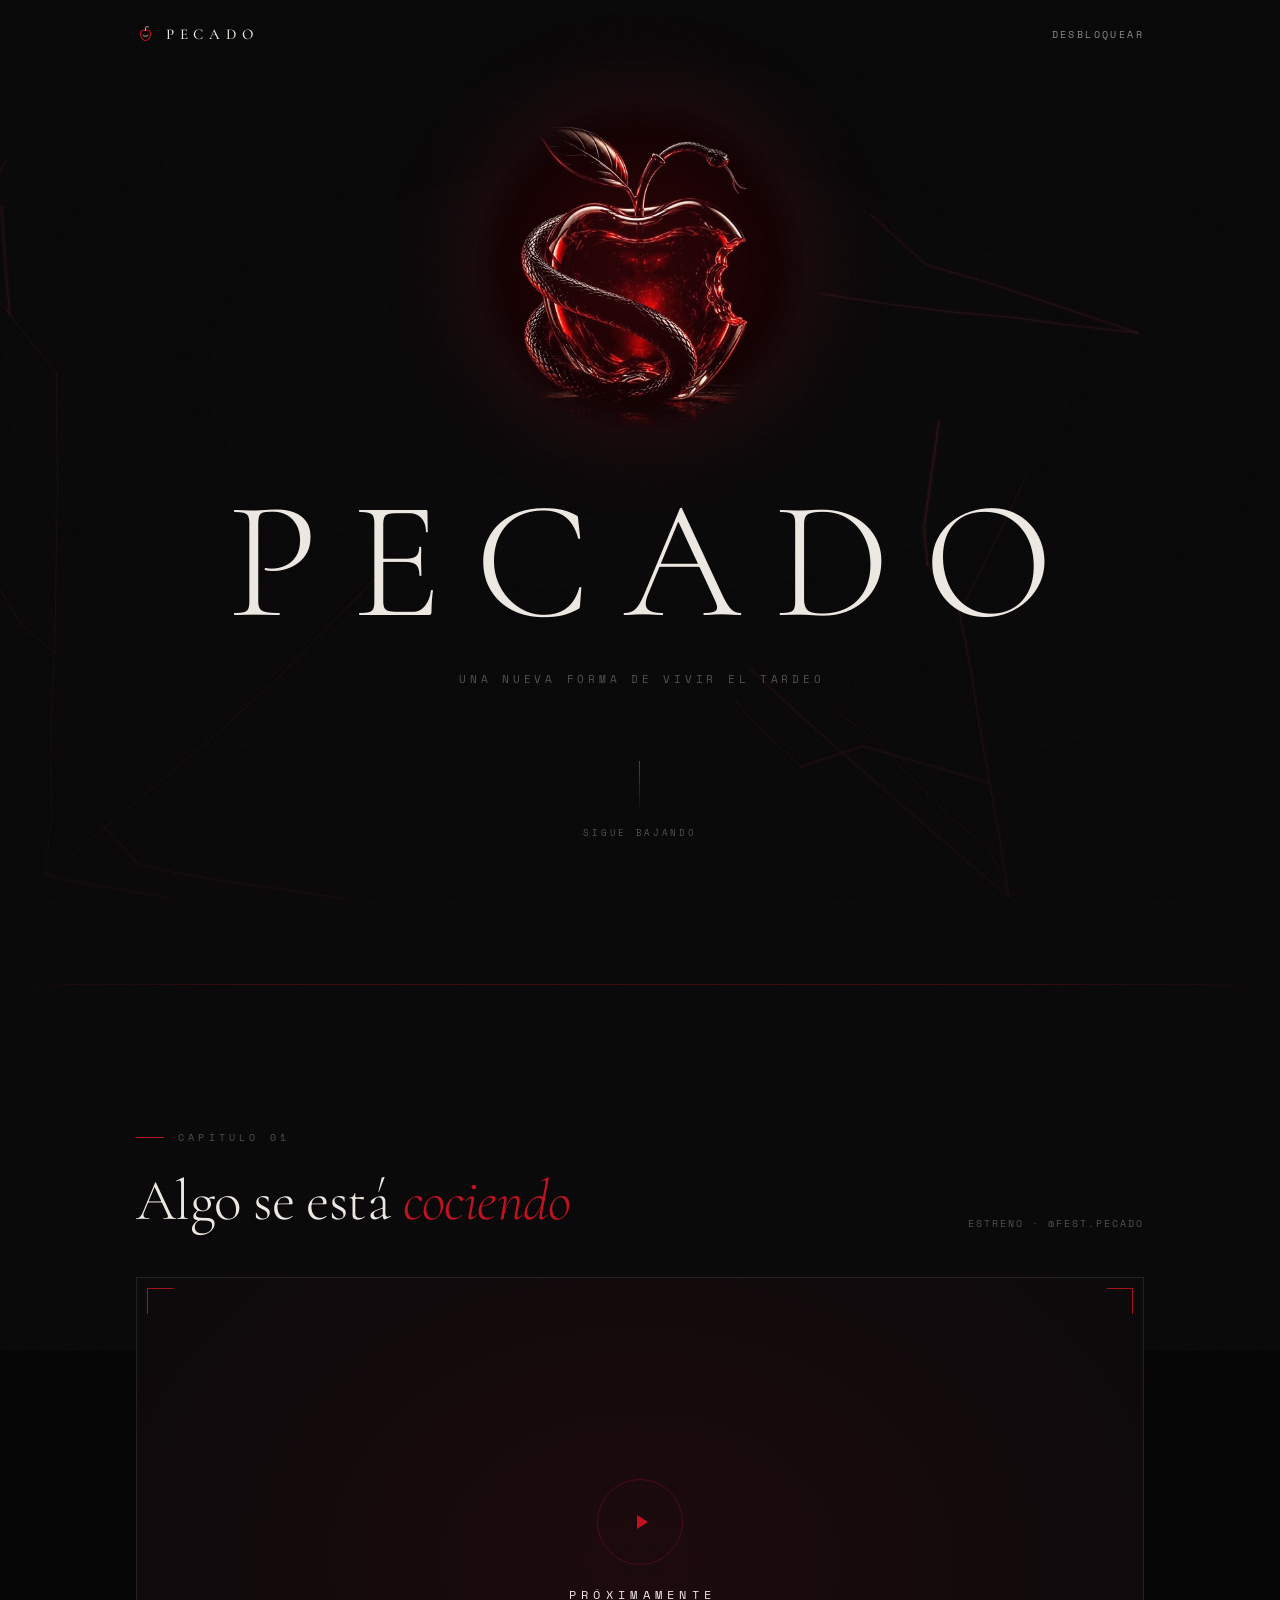
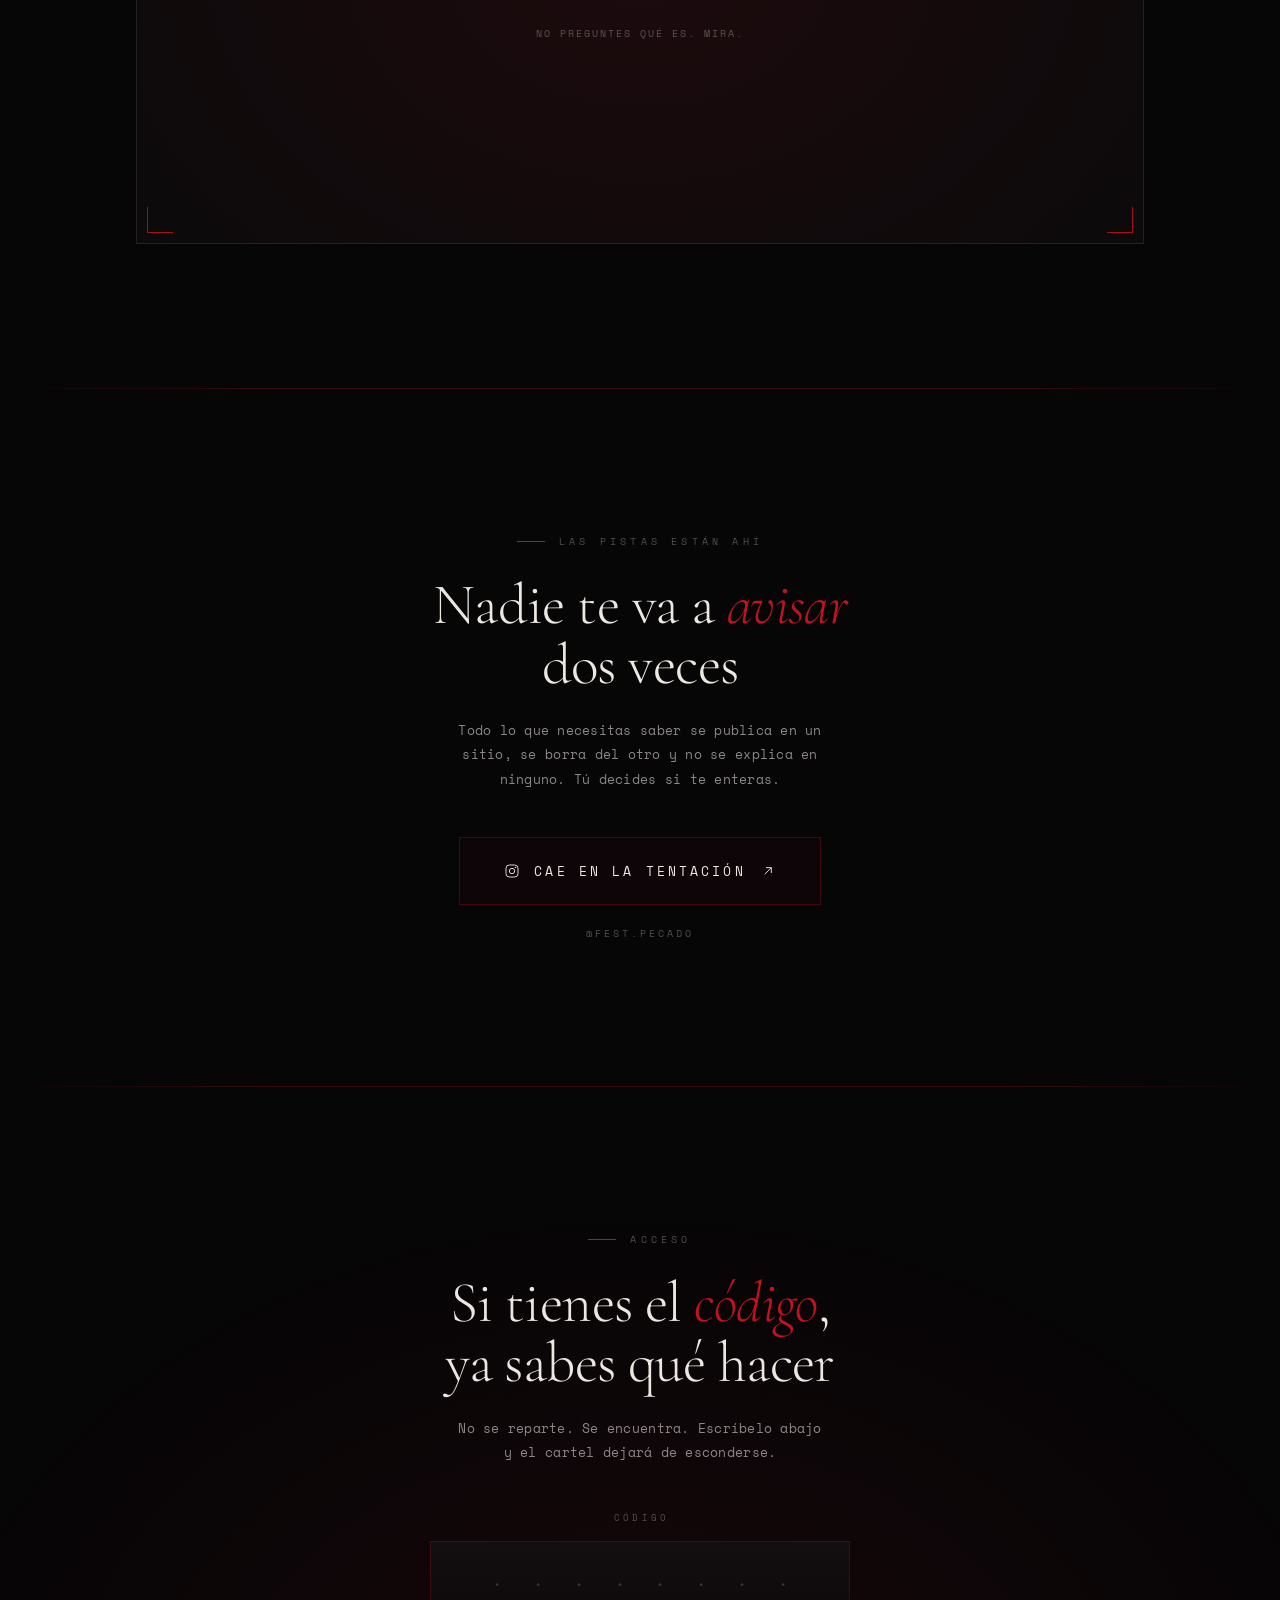
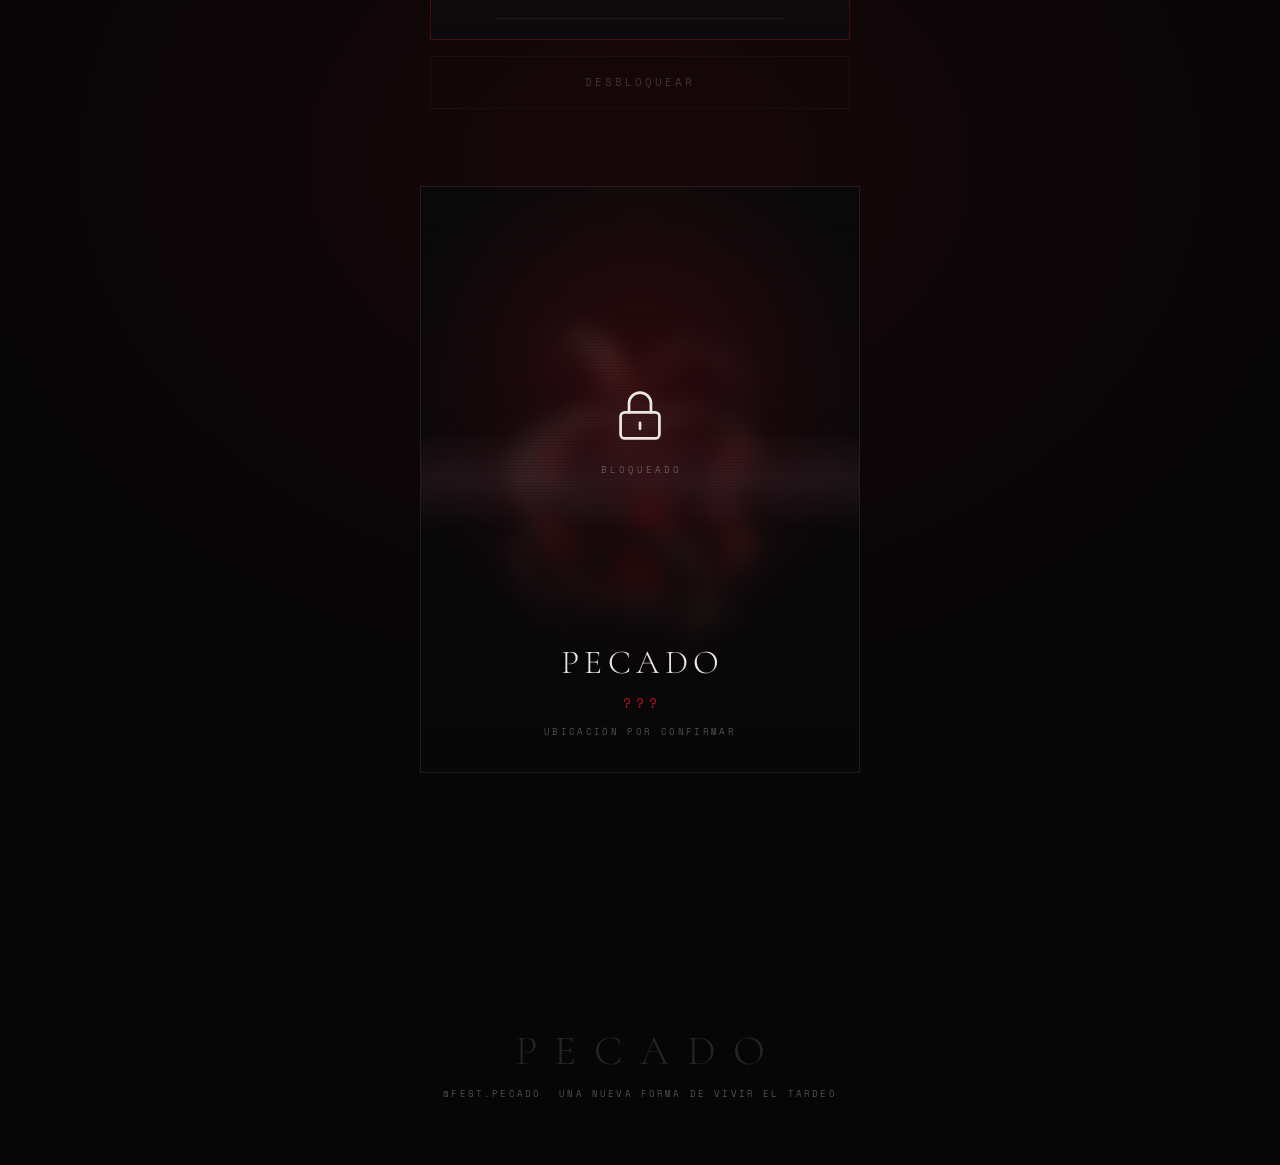
<file: index.html>
<!DOCTYPE html>
<html lang="es">
<head>
<meta charset="UTF-8">
<meta name="viewport" content="width=device-width, initial-scale=1, viewport-fit=cover">
<title>PECADO — Una nueva forma de vivir el tardeo</title>
<meta name="description" content="PECADO. Una nueva forma de vivir el tardeo. Las pistas están en @fest.pecado.">
<meta name="theme-color" content="#070607">
<link rel="icon" href="assets/favicon.png" sizes="any">

<meta property="og:type" content="website">
<meta property="og:title" content="PECADO">
<meta property="og:description" content="Una nueva forma de vivir el tardeo.">
<meta property="og:image" content="assets/og-pecado.webp">
<meta name="twitter:card" content="summary_large_image">

<link rel="preconnect" href="https://fonts.googleapis.com">
<link rel="preconnect" href="https://fonts.gstatic.com" crossorigin>
<link rel="preload" as="image" href="assets/apple-snake.webp">
<link href="https://fonts.googleapis.com/css2?family=Cormorant+Garamond:ital,wght@0,300;0,400;0,500;1,300&family=Space+Mono:wght@400;700&display=swap" rel="stylesheet">
<link rel="stylesheet" href="css/pecado.css">
</head>

<body>

<!-- fondo procedural de grietas de cristal (glass-crack-bg.js) -->
<canvas id="crack-bg" aria-hidden="true"></canvas>
<div class="vignette" aria-hidden="true"></div>
<div class="grain" aria-hidden="true"></div>

<div class="page">

  <!-- ==========================================================
       1 · HEADER
       ========================================================== -->
  <header class="site-head" id="site-head">
    <div class="wrap">
      <a class="brand" href="#top" aria-label="PECADO — inicio">
        <svg viewBox="0 0 24 24" aria-hidden="true">
          <path class="mark-apple" d="M12 7.2c-2.6-2-6.4-.4-6.4 4 0 4.3 3.4 8.4 6.4 8.4s6.4-4.1 6.4-8.4c0-4.4-3.8-6-6.4-4Z"/>
          <path class="mark-snake" d="M12 7.2V3.6c0-1 .9-1.7 1.9-1.5l2.2.5"/>
          <path class="mark-snake" d="M8.4 12.6c1.4 2.1 5.8 2.1 7.2 0"/>
        </svg>
        <span class="brand-word">Pecado</span>
      </a>
      <a class="head-link" href="#desbloqueo">Desbloquear</a>
    </div>
  </header>

  <main id="top">

    <!-- ========================================================
         HERO
         ======================================================== -->
    <section class="hero">
      <div class="wrap">

        <figure class="hero-apple">
          <img src="assets/apple-snake.webp" width="500" height="500"
               alt="Manzana de cristal rojo mordida con una serpiente negra enroscada."
               fetchpriority="high" decoding="async">
        </figure>

        <h1 class="wordmark" aria-label="PECADO">
          <span>P</span><span>E</span><span>C</span><span>A</span><span>D</span><span>O</span>
        </h1>

        <p class="tagline">Una nueva forma de vivir el tardeo</p>

        <div class="scroll-hint" aria-hidden="true">
          <i></i>
          <span>Sigue bajando</span>
        </div>

      </div>
    </section>

    <hr class="rule">

    <!-- ========================================================
         2 · VÍDEO
         ======================================================== -->
    <section class="video" id="video">
      <div class="wrap">

        <div class="video-head">
          <div>
            <p class="eyebrow reveal">Capítulo 01</p>
            <h2 class="section-title reveal" data-delay="1">Algo se está <em>cociendo</em></h2>
          </div>
          <p class="video-sub reveal" data-delay="2">Estreno · @fest.pecado</p>
        </div>

        <!-- placeholder: aquí entrará el vídeo real -->
        <div class="video-frame reveal" data-delay="1" role="img"
             aria-label="Vídeo próximamente disponible">
          <span class="corner tl" aria-hidden="true"></span>
          <span class="corner tr" aria-hidden="true"></span>
          <span class="corner bl" aria-hidden="true"></span>
          <span class="corner br" aria-hidden="true"></span>

          <div class="video-placeholder">
            <span class="play-ring" aria-hidden="true"><i></i></span>
            <span class="video-status">Próximamente</span>
            <span class="video-sub">No preguntes qué es. Mira.</span>
          </div>
        </div>

      </div>
    </section>

    <hr class="rule">

    <!-- ========================================================
         3 · INSTAGRAM
         ======================================================== -->
    <section class="ig" id="instagram">
      <div class="wrap">
        <p class="eyebrow reveal" style="justify-content:center">Las pistas están ahí</p>
        <h2 class="section-title reveal" data-delay="1">Nadie te va a <em>avisar</em> dos veces</h2>
        <p class="lede reveal" data-delay="2">
          Todo lo que necesitas saber se publica en un sitio, se borra del otro
          y no se explica en ninguno. Tú decides si te enteras.
        </p>

        <a class="ig-cta reveal" data-delay="2"
           href="https://instagram.com/fest.pecado" target="_blank" rel="noopener noreferrer">
          <svg viewBox="0 0 24 24" aria-hidden="true">
            <rect x="3" y="3" width="18" height="18" rx="5"/>
            <circle cx="12" cy="12" r="4"/>
            <circle cx="17.2" cy="6.8" r="1.1" fill="currentColor" stroke="none"/>
          </svg>
          <span>Cae en la tentación</span>
          <svg class="arrow" viewBox="0 0 24 24" aria-hidden="true">
            <path d="M7 17 17 7M9 7h8v8"/>
          </svg>
        </a>

        <p class="ig-handle reveal" data-delay="3">@fest.pecado</p>
      </div>
    </section>

    <hr class="rule">

    <!-- ========================================================
         4 · DESBLOQUEO + EVENTO BLOQUEADO
         ======================================================== -->
    <section class="unlock" id="desbloqueo">
      <div class="wrap">

        <p class="eyebrow reveal" style="justify-content:center">Acceso</p>
        <h2 class="section-title reveal" data-delay="1">Si tienes el <em>código</em>,<br>ya sabes qué hacer</h2>
        <p class="lede reveal" data-delay="2">
          No se reparte. Se encuentra. Escríbelo abajo y el cartel dejará de esconderse.
        </p>

        <form class="code-form reveal" data-delay="2" id="code-form" novalidate>
          <p class="code-legend">Código</p>

          <div class="code-box" id="code-box">
            <input id="code-input"
                   name="codigo"
                   type="text"
                   inputmode="text"
                   autocomplete="off"
                   autocapitalize="characters"
                   autocorrect="off"
                   spellcheck="false"
                   maxlength="32"
                   placeholder="· · · · · · · ·"
                   aria-label="Introduce el código de acceso"
                   aria-describedby="code-feedback">
            <div class="code-track" aria-hidden="true"><i id="code-progress"></i></div>
          </div>

          <button class="code-submit" type="submit" id="code-submit" disabled>Desbloquear</button>

          <p class="code-feedback" id="code-feedback" role="status" aria-live="polite"></p>
        </form>

        <!-- tarjeta de evento bloqueado (mismo bloque que en la home) -->
        <article class="event-card reveal" id="event-card" data-delay="1">
          <div class="event-poster" aria-hidden="true">
            <img src="assets/apple-snake-sm.webp" width="260" height="260" alt="" loading="lazy" decoding="async">
          </div>
          <div class="glitch" aria-hidden="true"></div>
          <div class="scanlines" aria-hidden="true"></div>
          <div class="flash" aria-hidden="true"></div>

          <div class="event-body">
            <div class="lock">
              <svg viewBox="0 0 32 34" role="img" aria-labelledby="lock-title">
                <title id="lock-title">Evento bloqueado</title>
                <path class="shackle" d="M9.5 15V9.8a6.5 6.5 0 0 1 13 0V15"/>
                <rect x="4.5" y="15" width="23" height="15.5" rx="2.5"/>
                <path d="M16 21.2v3.6"/>
              </svg>
              <span class="lock-label" id="lock-label">Bloqueado</span>
            </div>

            <div class="event-meta">
              <p class="event-name">Pecado</p>
              <p class="event-date" id="event-date">???</p>
              <p class="event-line" id="event-line">Ubicación por confirmar</p>
            </div>
          </div>
        </article>

        <!-- se revela al acertar el código -->
        <div class="tickets" id="tickets" aria-hidden="true">
          <a class="tickets-btn" id="tickets-btn"
             href="https://www.fourvenues.com/" target="_blank" rel="noopener noreferrer" tabindex="-1">
            <span>Conseguir entradas</span>
          </a>
          <p class="tickets-note">Aforo limitado · Venta en Fourvenues</p>
        </div>

      </div>
    </section>

  </main>

  <!-- ==========================================================
       FOOTER
       ========================================================== -->
  <footer class="site-foot">
    <div class="wrap">
      <p class="foot-word">Pecado</p>
      <p class="foot-meta">
        <a href="https://instagram.com/fest.pecado" target="_blank" rel="noopener noreferrer">@fest.pecado</a>
        <span>Una nueva forma de vivir el tardeo</span>
      </p>
    </div>
  </footer>

</div>

<script src="js/glass-crack-bg.js" defer></script>
<script src="js/pecado.js" defer></script>
</body>
</html>
</file>
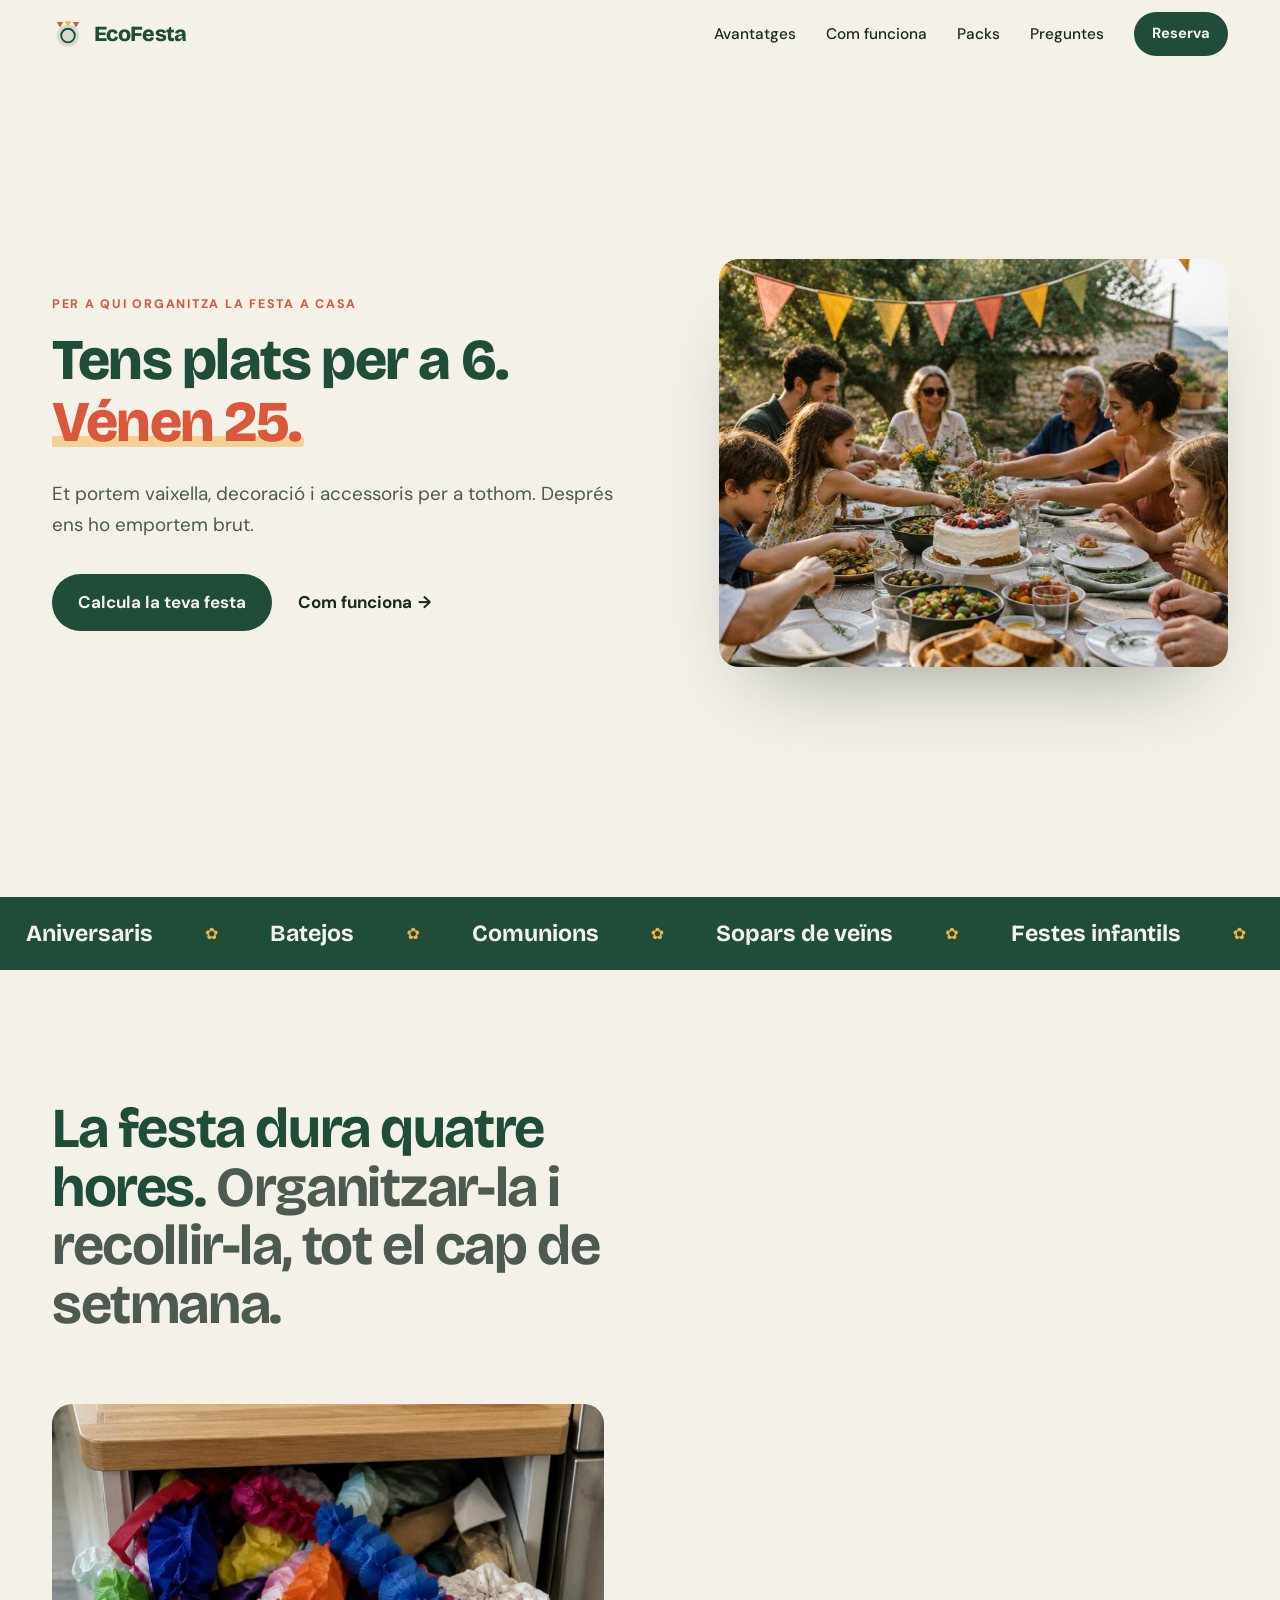
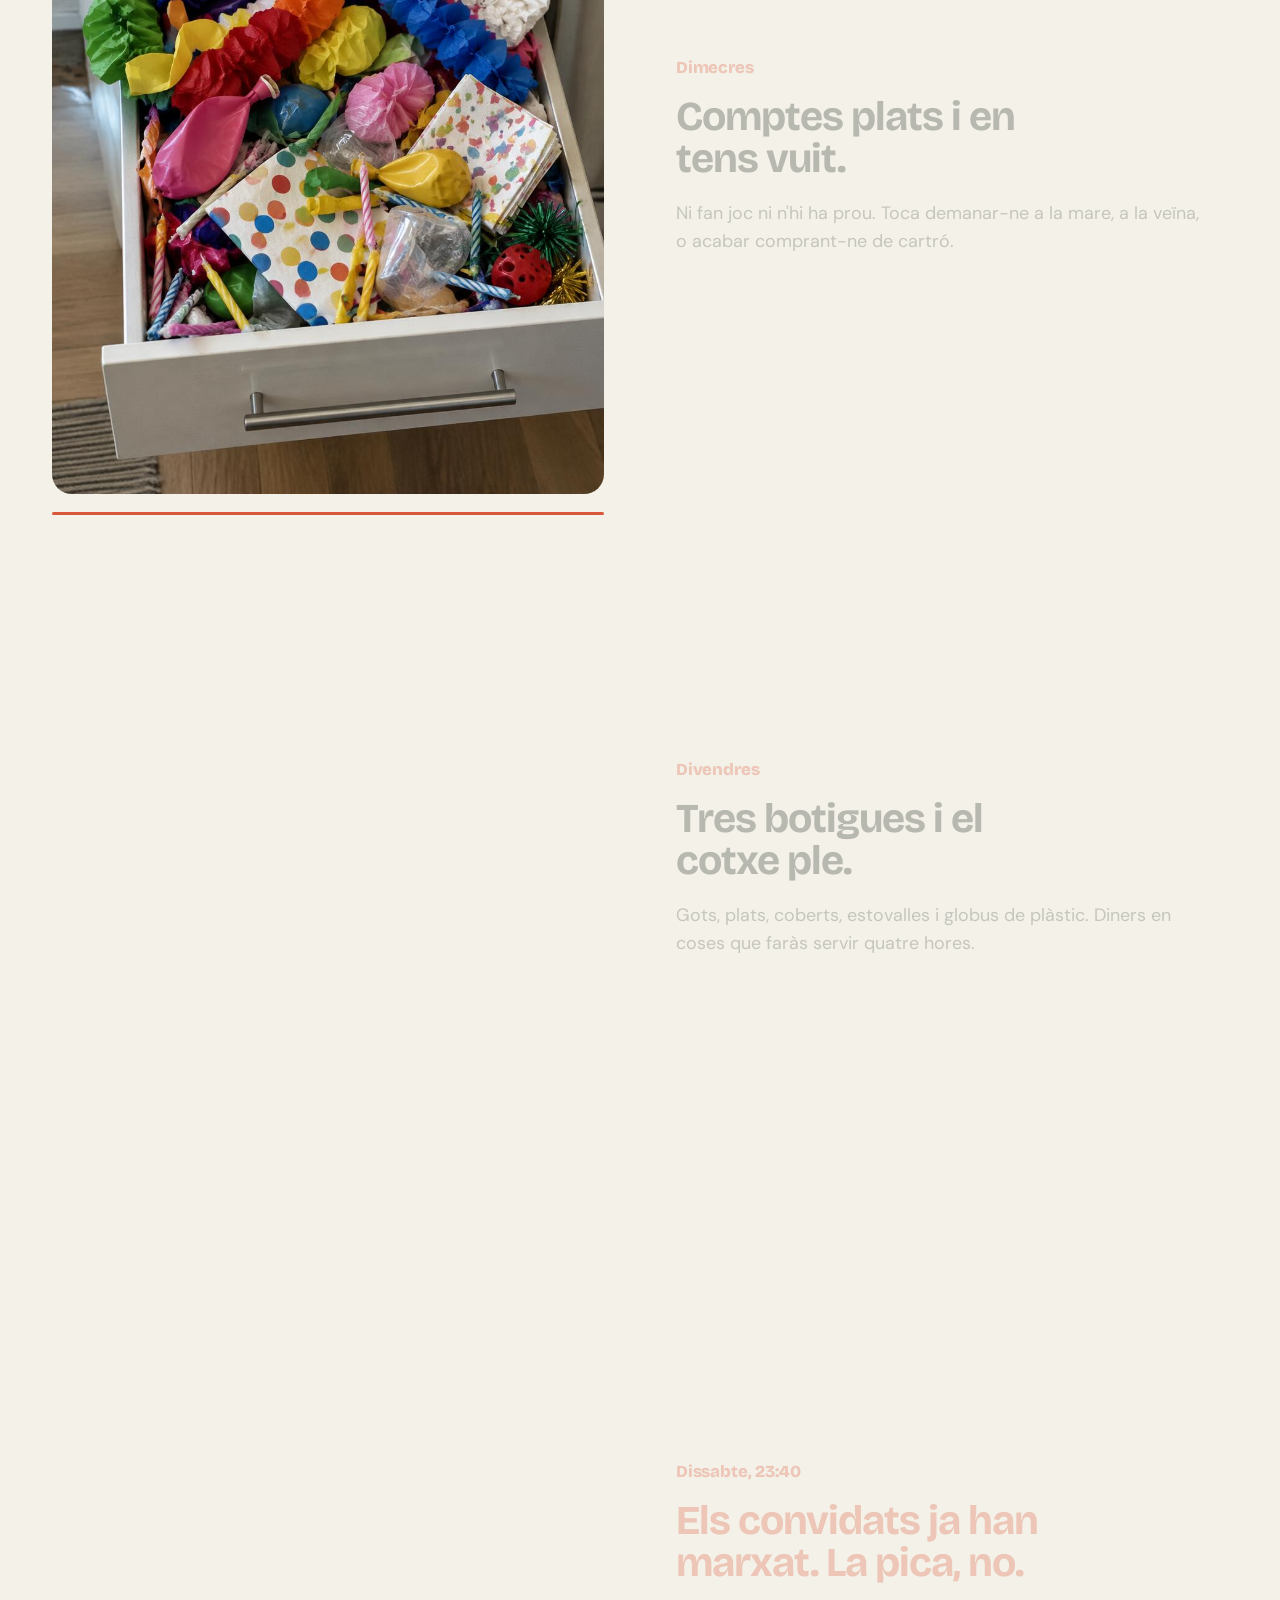
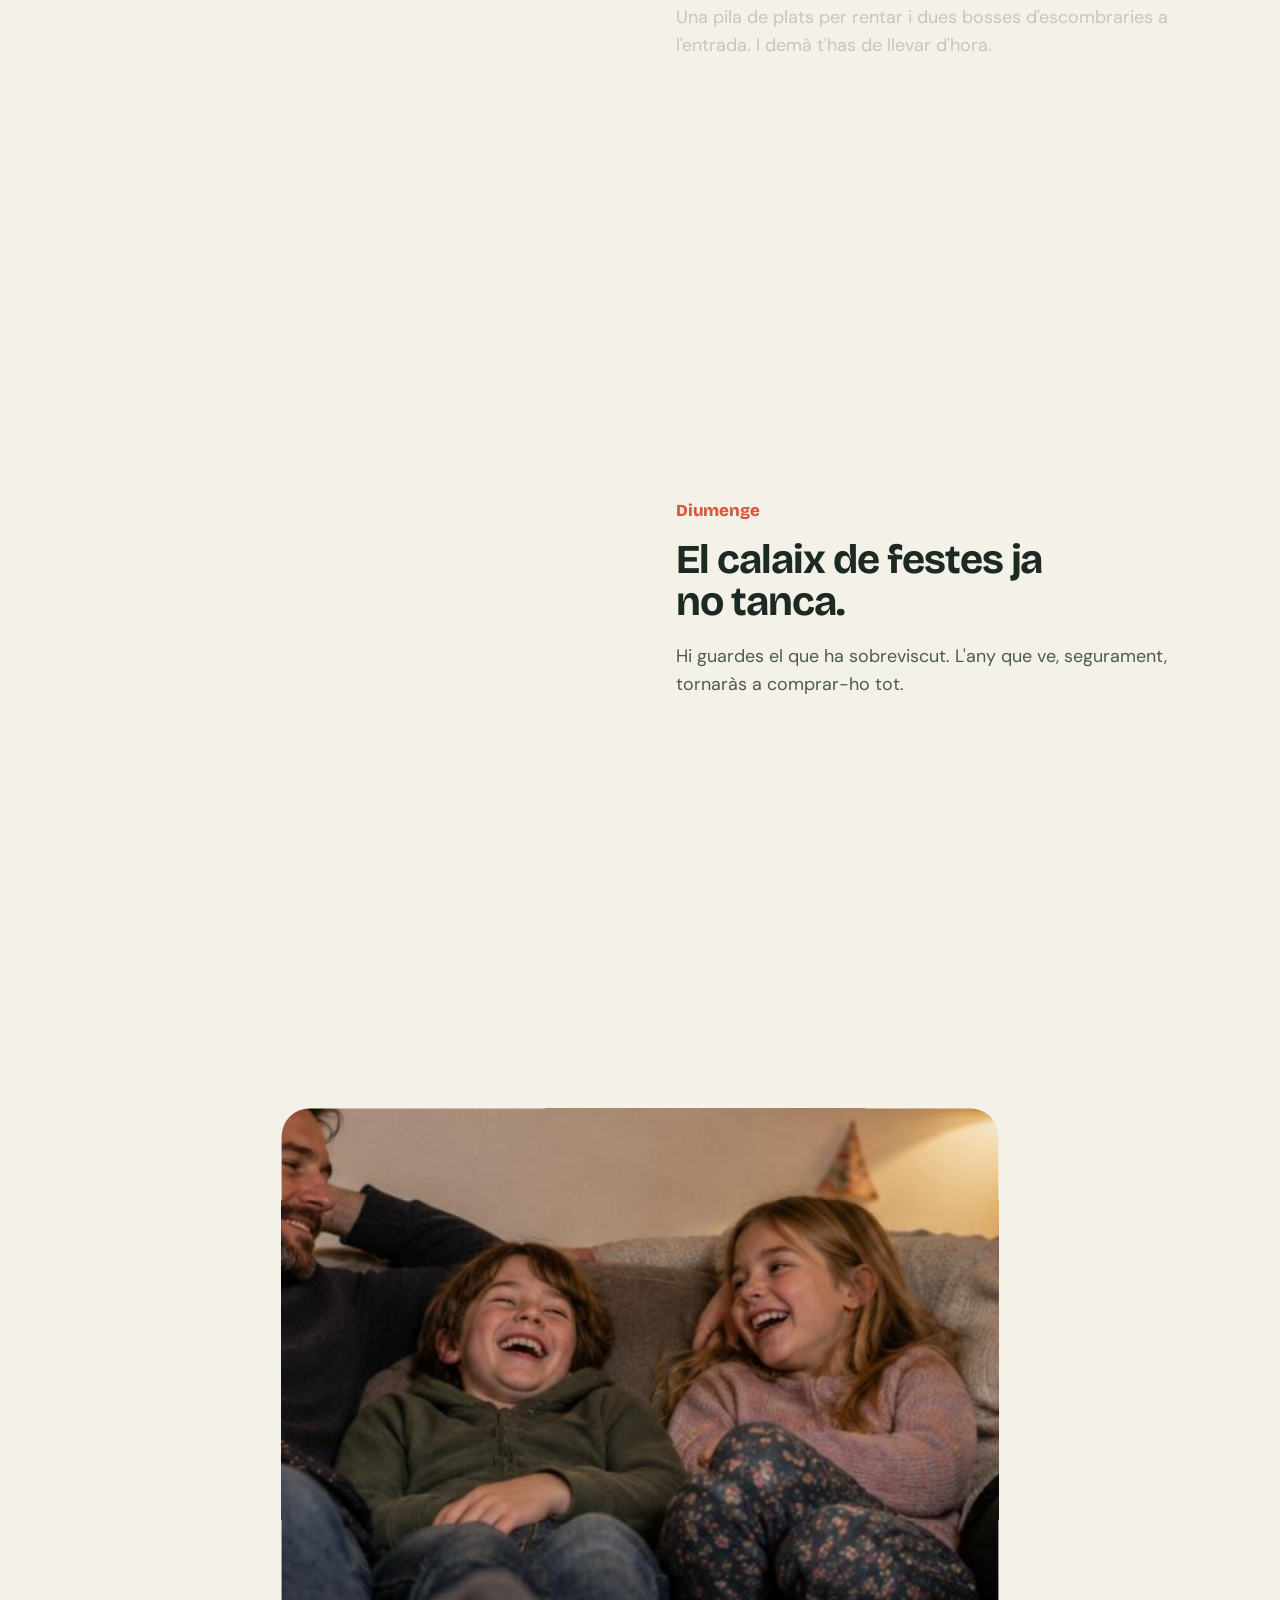
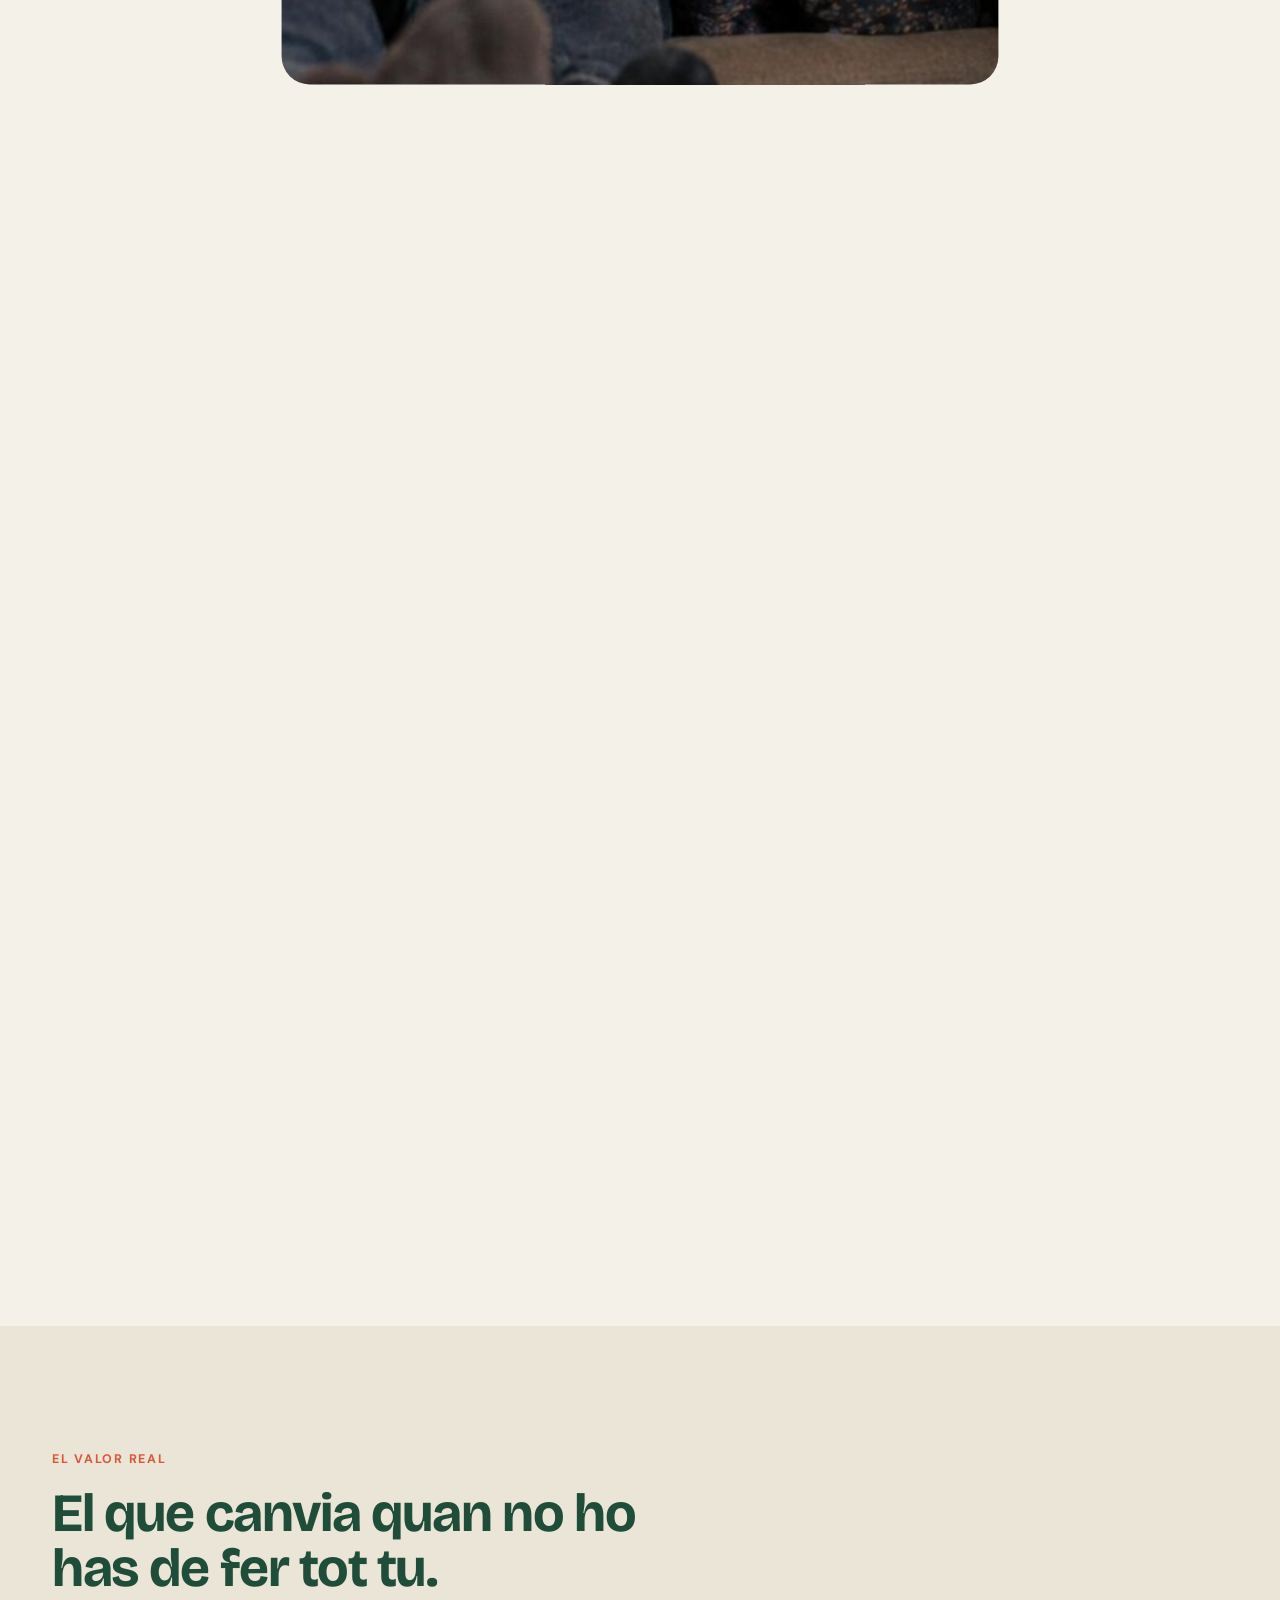
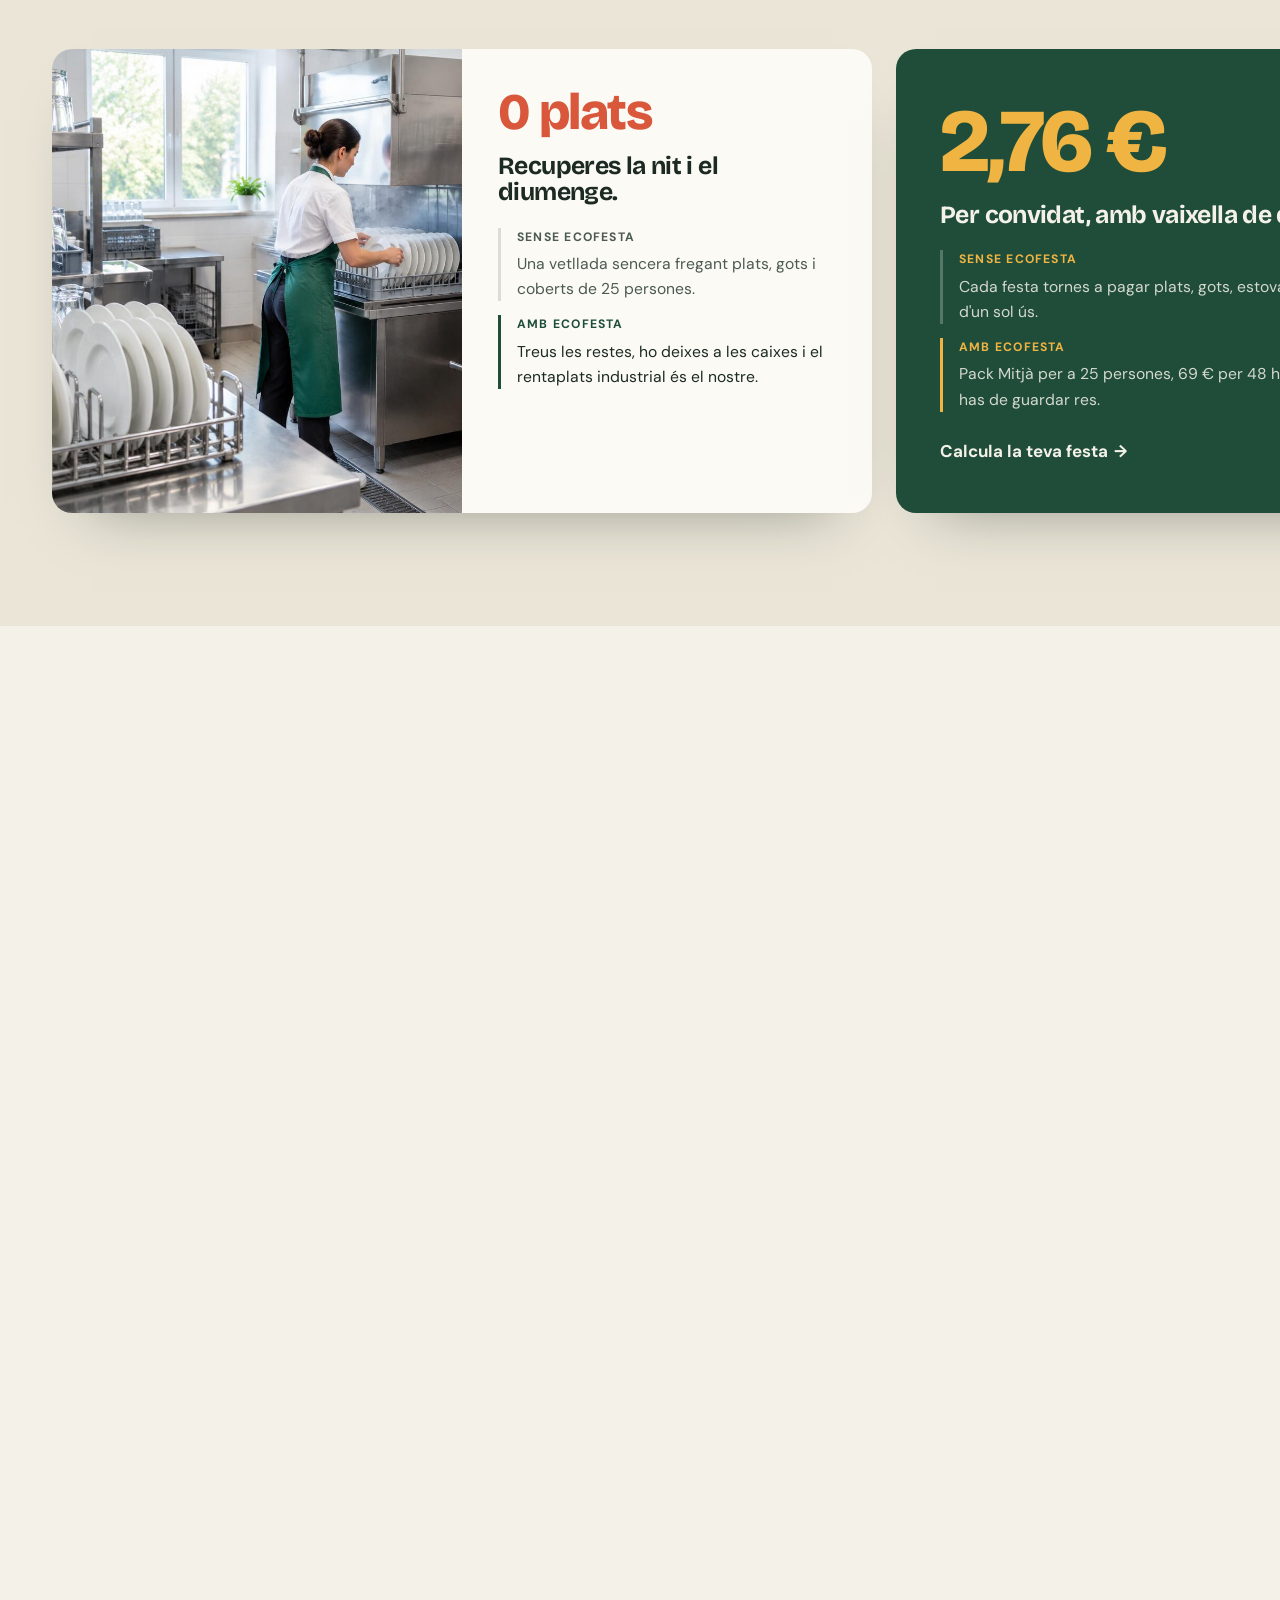
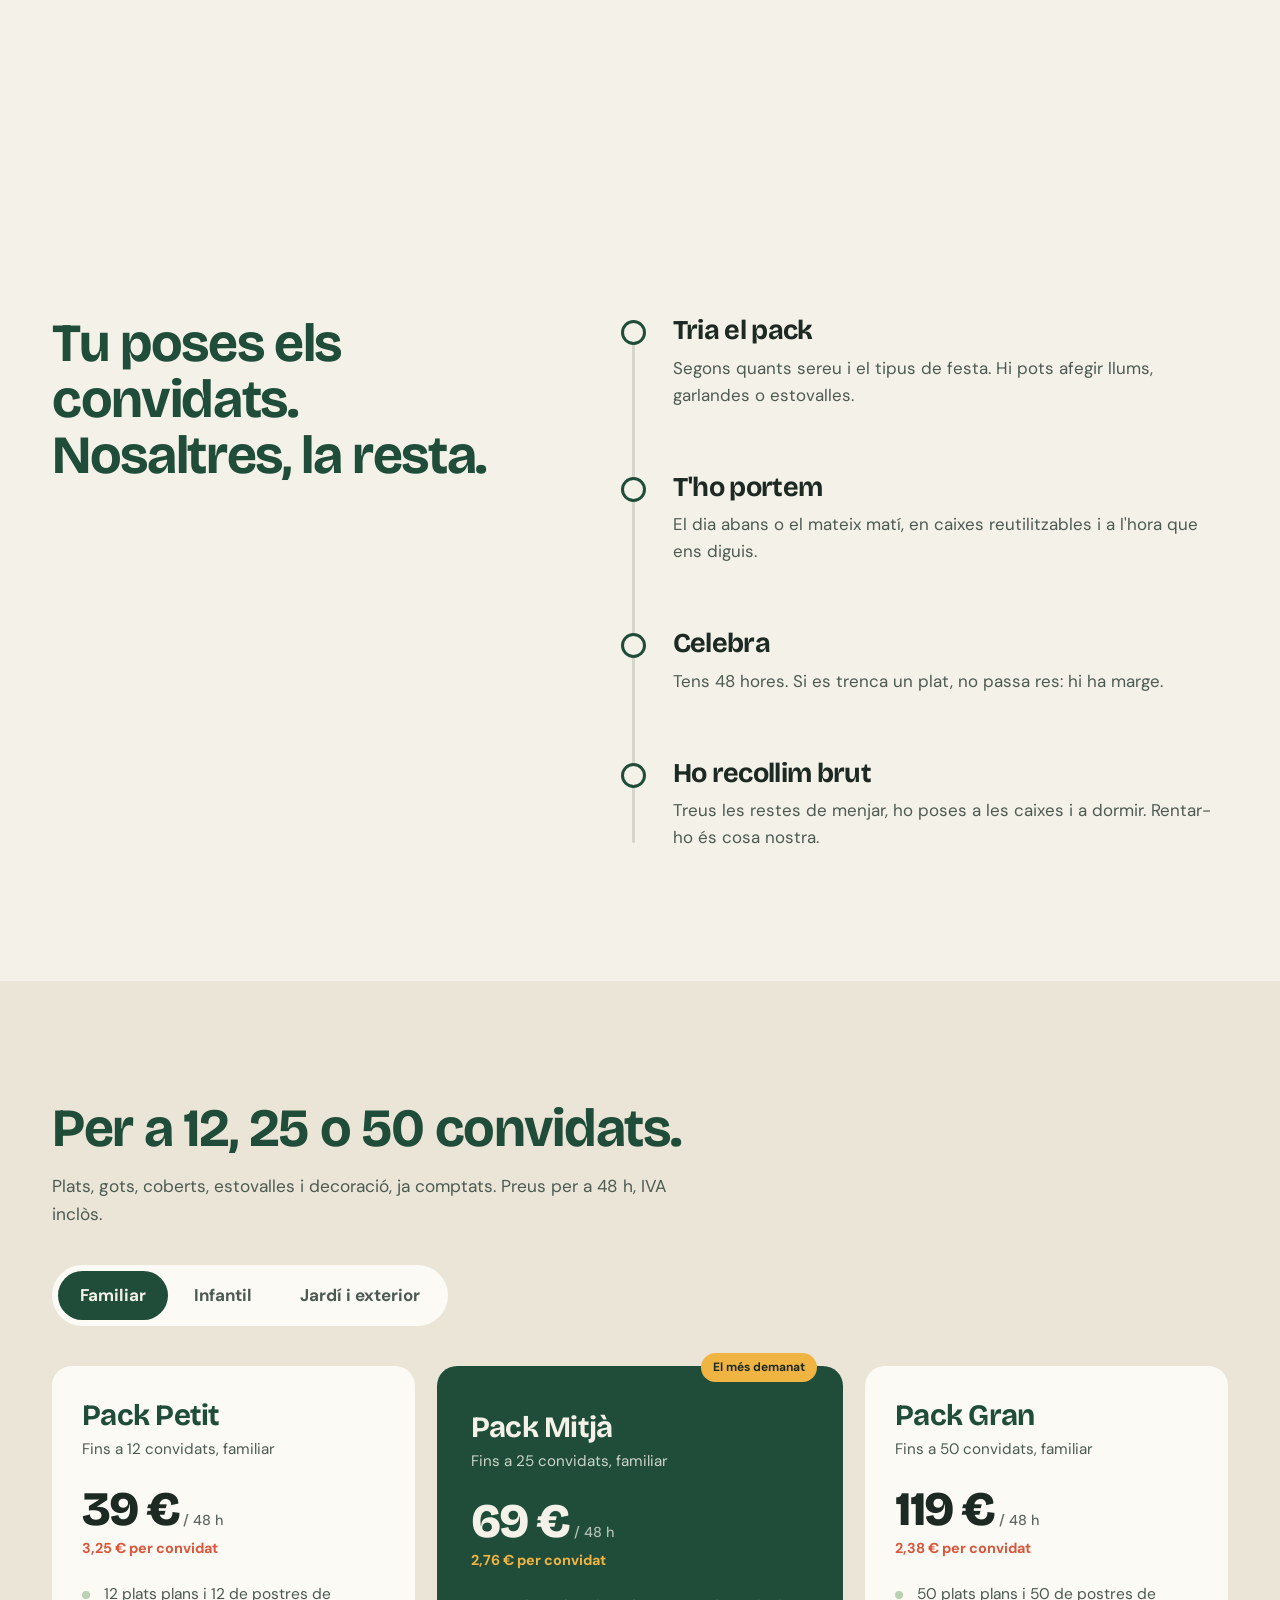
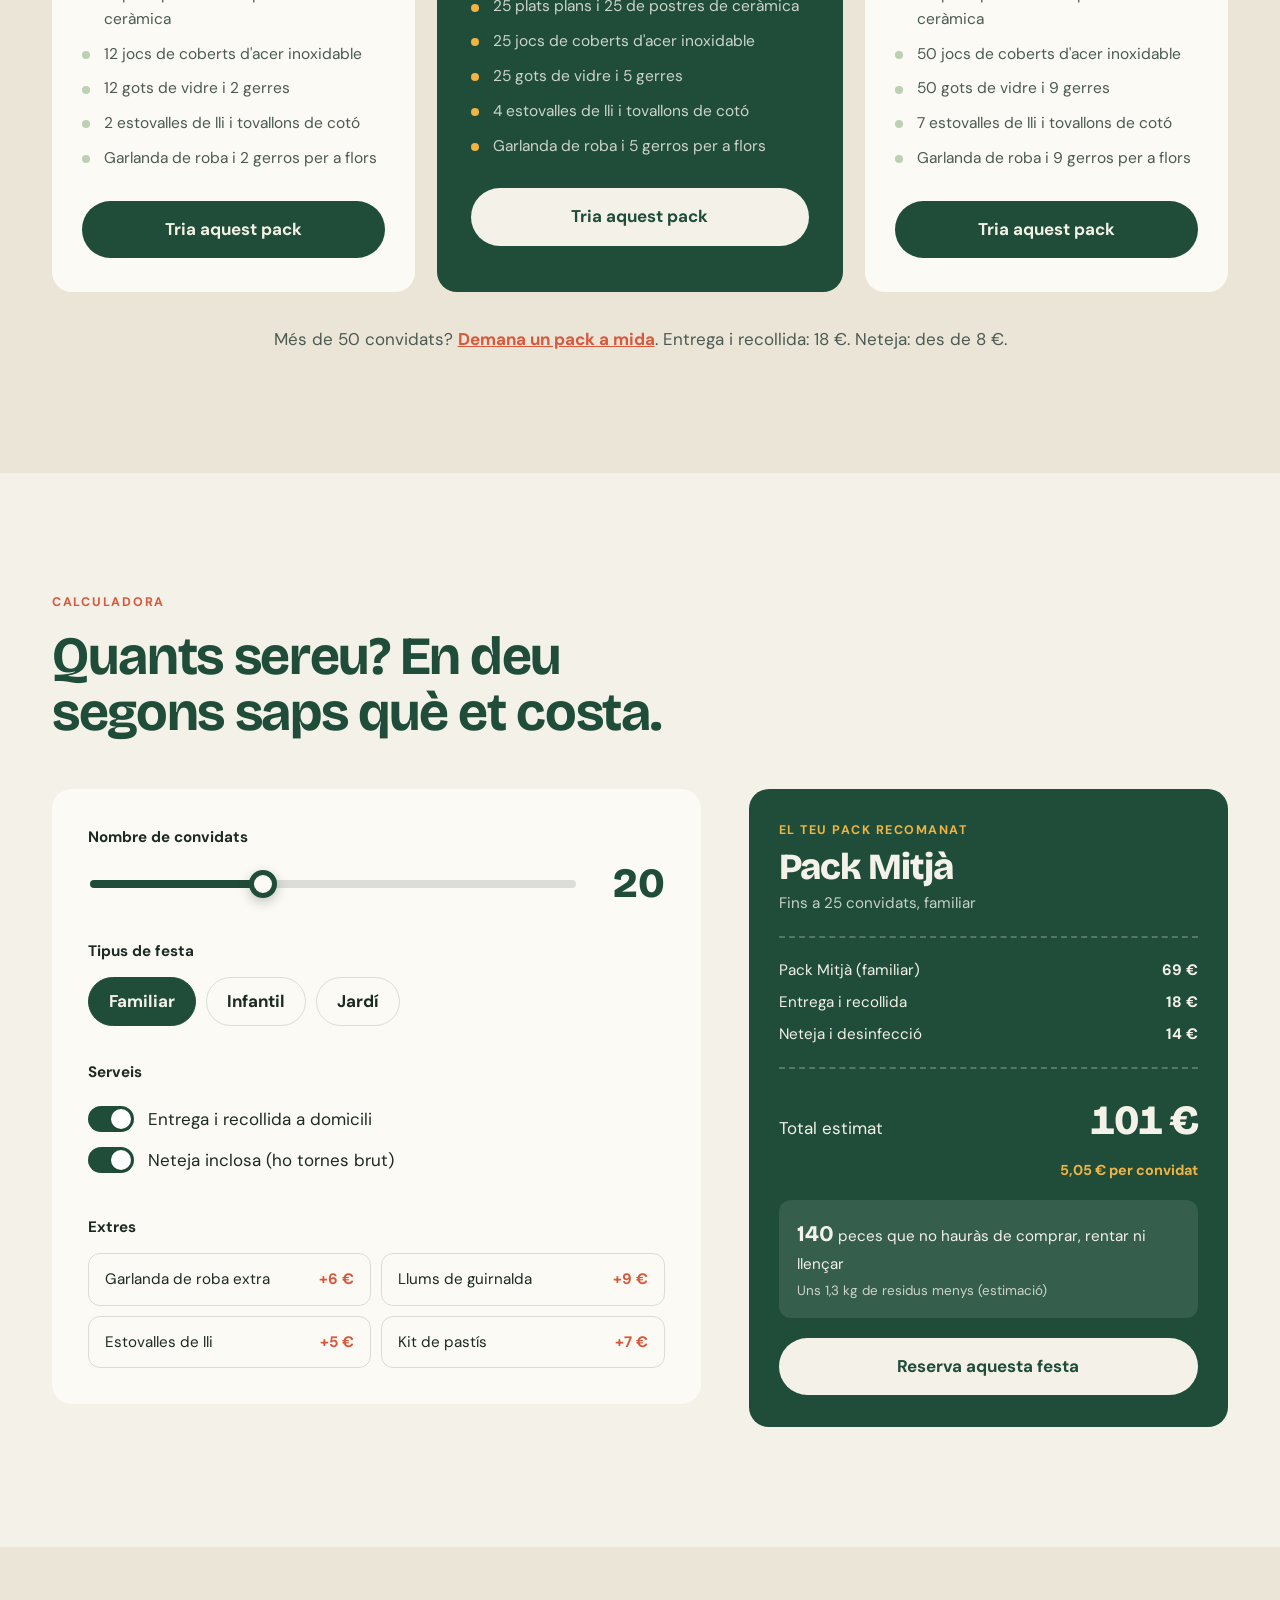
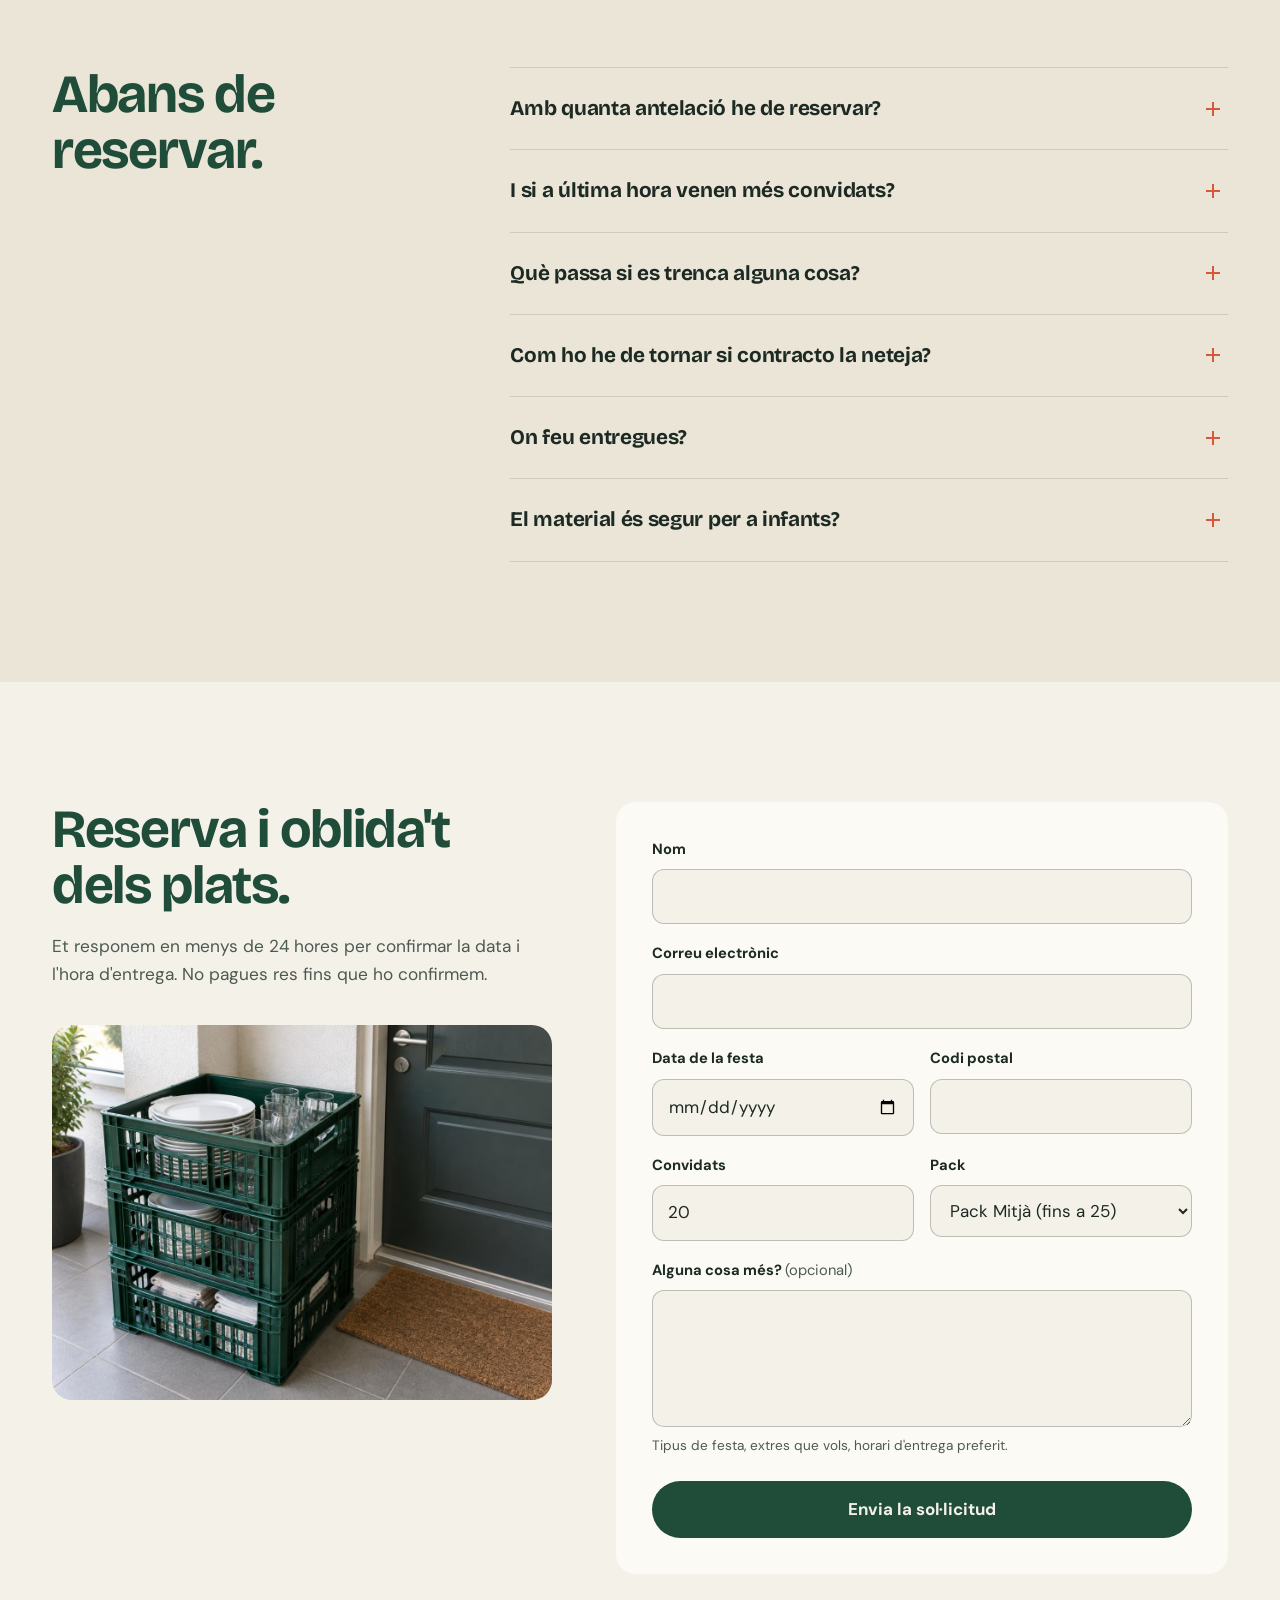
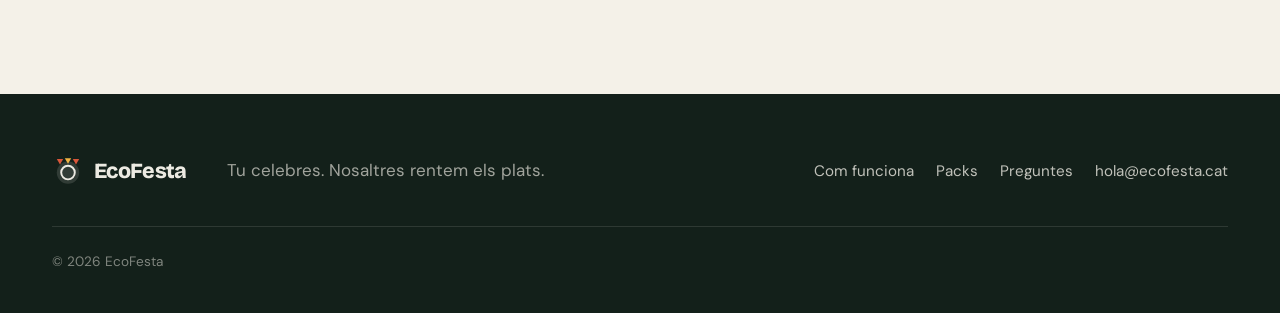
<file: ecofesta/index.html>
<!DOCTYPE html>
<html lang="ca">
<head>
<meta charset="UTF-8">
<meta name="viewport" content="width=device-width, initial-scale=1.0">
<title>EcoFesta · Festes a casa sense plats per rentar</title>
<meta name="description" content="Organitzes l'aniversari, la comunió o el sopar de veïns? EcoFesta et porta vaixella, decoració i accessoris per a tots els convidats i s'ho emporta brut. Res a comprar, res a guardar, res a rentar.">
<meta name="theme-color" content="#1F4D3A">
<meta name="color-scheme" content="light dark">
<meta property="og:title" content="EcoFesta · Tens plats per a 6. Vénen 25.">
<meta property="og:description" content="Vaixella, decoració i accessoris per a la teva festa. T'ho portem, ho celebres i ens ho emportem brut.">
<meta property="og:type" content="website">
<meta property="og:image" content="assets/img/hero.jpg">
<link rel="icon" href="assets/favicon.svg" type="image/svg+xml">
<link rel="preload" as="image" href="assets/img/hero.jpg">
<link rel="preconnect" href="https://fonts.googleapis.com">
<link rel="preconnect" href="https://fonts.gstatic.com" crossorigin>
<link href="https://fonts.googleapis.com/css2?family=Bricolage+Grotesque:opsz,wght@12..96,500;12..96,700;12..96,800&family=DM+Sans:wght@400;500;700&display=swap" rel="stylesheet">
<link rel="stylesheet" href="styles.css">
<script type="application/ld+json">
{
  "@context": "https://schema.org",
  "@type": "LocalBusiness",
  "name": "EcoFesta",
  "description": "Lloguer de material reutilitzable per a festes i petites celebracions: vaixella, decoració i accessoris, amb entrega, recollida i neteja.",
  "email": "hola@ecofesta.cat",
  "image": "assets/img/hero.jpg",
  "priceRange": "€€"
}
</script>
</head>
<body>

<a class="skip" href="#contingut">Salta al contingut</a>

<!-- ============ CAPÇALERA ============ -->
<header class="nav" id="nav">
  <div class="wrap nav__inner">
    <a href="#inici" class="logo" aria-label="EcoFesta, inici">
      <svg class="logo__mark" viewBox="0 0 40 40" aria-hidden="true">
        <circle cx="20" cy="22" r="14" fill="currentColor" opacity=".14"/>
        <circle cx="20" cy="22" r="8.5" fill="none" stroke="currentColor" stroke-width="2.4"/>
        <path d="M6 5h8l-4 7z" fill="var(--coral)"/>
        <path d="M16 4h8l-4 7z" fill="var(--mustard)"/>
        <path d="M26 5h8l-4 7z" fill="var(--coral)"/>
      </svg>
      <span>EcoFesta</span>
    </a>

    <nav class="nav__links" id="menu" aria-label="Navegació principal">
      <a href="#beneficis">Avantatges</a>
      <a href="#com-funciona">Com funciona</a>
      <a href="#packs">Packs</a>
      <a href="#preguntes">Preguntes</a>
      <a href="#reserva" class="btn btn--sm">Reserva</a>
    </nav>

    <button class="nav__toggle" id="menuToggle" aria-expanded="false" aria-controls="menu" aria-label="Obre el menú">
      <span></span><span></span>
    </button>
  </div>
</header>
<div class="nav-sentinel" id="navSentinel" aria-hidden="true"></div>

<main id="contingut">

<!-- ============ HERO ============ -->
<section class="hero" id="inici">
  <div class="wrap hero__grid">
    <div class="hero__copy">
      <p class="eyebrow">Per a qui organitza la festa a casa</p>
      <h1 class="hero__title">
        <span class="line"><span>Tens plats per&nbsp;a&nbsp;6.</span></span>
        <span class="line"><span class="hl">Vénen 25.</span></span>
      </h1>
      <p class="lead">Et portem vaixella, decoració i accessoris per a tothom. Després ens ho emportem brut.</p>
      <div class="hero__ctas">
        <a href="#calculadora" class="btn">Calcula la teva festa</a>
        <a href="#com-funciona" class="link-arrow">Com funciona <span aria-hidden="true">→</span></a>
      </div>
    </div>

    <figure class="hero__media">
      <img src="assets/img/hero.jpg" width="1024" height="688" alt="Família celebrant un aniversari al jardí, amb plats de ceràmica, gots de vidre, tovallons de lli i banderetes de roba" fetchpriority="high">
    </figure>
  </div>
</section>

<!-- ============ MARQUEE ============ -->
<div class="ticker" aria-label="Tipus de celebracions">
  <div class="ticker__track">
    <span>Aniversaris</span><span>Batejos</span><span>Comunions</span><span>Sopars de veïns</span>
    <span>Festes infantils</span><span>Revetlles</span><span>Berenars al jardí</span><span>Casaments petits</span>
    <span aria-hidden="true">Aniversaris</span><span aria-hidden="true">Batejos</span><span aria-hidden="true">Comunions</span><span aria-hidden="true">Sopars de veïns</span>
    <span aria-hidden="true">Festes infantils</span><span aria-hidden="true">Revetlles</span><span aria-hidden="true">Berenars al jardí</span><span aria-hidden="true">Casaments petits</span>
  </div>
</div>

<!-- ============ HISTÒRIA DEL DOLOR (imatge fixa + passos) ============ -->
<section class="story" aria-labelledby="storyTitle">
  <div class="wrap">
    <h2 id="storyTitle" class="story__title reveal">La festa dura quatre hores. <span class="muted">Organitzar-la i recollir-la, tot el cap de setmana.</span></h2>
  </div>

  <div class="wrap story__grid">
    <div class="story__visual" aria-hidden="true">
      <div class="story__frame">
        <img src="assets/img/dimecres.jpg" width="896" height="1120" alt="" class="is-active" data-step="0" loading="lazy">
        <img src="assets/img/divendres.jpg" width="896" height="1120" alt="" data-step="1" loading="lazy">
        <img src="assets/img/dissabte.jpg" width="896" height="1120" alt="" data-step="2" loading="lazy">
        <img src="assets/img/diumenge.jpg" width="896" height="1120" alt="" data-step="3" loading="lazy">
      </div>
      <div class="story__progress"><span id="storyBar"></span></div>
    </div>

    <ol class="story__steps">
      <li class="story__step is-active" data-step="0">
        <img class="story__inline" src="assets/img/dimecres.jpg" width="896" height="1120" alt="Una dona compta els pocs plats que té a l'armari de la cuina" loading="lazy">
        <p class="story__day">Dimecres</p>
        <h3>Comptes plats i en tens vuit.</h3>
        <p>Ni fan joc ni n'hi ha prou. Toca demanar-ne a la mare, a la veïna, o acabar comprant-ne de cartró.</p>
      </li>
      <li class="story__step" data-step="1">
        <img class="story__inline" src="assets/img/divendres.jpg" width="896" height="1120" alt="Bosses plenes de plats de cartró, gots i coberts de plàstic damunt el marbre de la cuina" loading="lazy">
        <p class="story__day">Divendres</p>
        <h3>Tres botigues i el cotxe ple.</h3>
        <p>Gots, plats, coberts, estovalles i globus de plàstic. Diners en coses que faràs servir quatre hores.</p>
      </li>
      <li class="story__step story__step--peak" data-step="2">
        <img class="story__inline" src="assets/img/dissabte.jpg" width="896" height="1120" alt="Pica plena de plats bruts de nit i dues bosses d'escombraries plenes de gots a la porta" loading="lazy">
        <p class="story__day">Dissabte, 23:40</p>
        <h3>Els convidats ja han marxat. La pica, no.</h3>
        <p>Una pila de plats per rentar i dues bosses d'escombraries a l'entrada. I demà t'has de llevar d'hora.</p>
      </li>
      <li class="story__step" data-step="3">
        <img class="story__inline" src="assets/img/diumenge.jpg" width="896" height="1120" alt="Calaix ple de garlandes de paper arrugades, globus i espelmes que ja no tanca" loading="lazy">
        <p class="story__day">Diumenge</p>
        <h3>El calaix de festes ja no tanca.</h3>
        <p>Hi guardes el que ha sobreviscut. L'any que ve, segurament, tornaràs a comprar-ho tot.</p>
      </li>
    </ol>
  </div>
</section>

<!-- ============ GIR (zoom en fer scroll) ============ -->
<section class="turn" aria-labelledby="turnTitle">
  <div class="turn__sticky">
    <figure class="turn__media">
      <img src="assets/img/sofa.jpg" width="1168" height="880" alt="Família rient al sofà la nit després de la festa, amb les banderetes encara a la paret" loading="lazy">
    </figure>
    <div class="turn__copy">
      <h2 id="turnTitle">Ara imagina el mateix dissabte, a les 23:40.</h2>
      <p>Les caixes ja són a la porta. La pica és buida. Tu, al sofà.</p>
    </div>
  </div>
</section>

<!-- ============ BENEFICIS (scroll horitzontal) ============ -->
<section class="benefits" id="beneficis" aria-labelledby="benefitsTitle">
  <div class="benefits__pin">
    <div class="benefits__head wrap">
      <p class="eyebrow">El valor real</p>
      <h2 id="benefitsTitle">El que canvia quan no ho has de fer tot tu.</h2>
    </div>

    <div class="benefits__track" id="benefitsTrack">
      <article class="benefit">
        <figure class="benefit__media"><img src="assets/img/rentat.jpg" width="1168" height="880" alt="Treballadora d'EcoFesta carregant plats en un rentaplats industrial" loading="lazy"></figure>
        <div class="benefit__body">
          <p class="benefit__big">0 plats</p>
          <h3>Recuperes la nit i el diumenge.</h3>
          <dl class="benefit__vs">
            <div><dt>Sense EcoFesta</dt><dd>Una vetllada sencera fregant plats, gots i coberts de 25 persones.</dd></div>
            <div><dt>Amb EcoFesta</dt><dd>Treus les restes, ho deixes a les caixes i el rentaplats industrial és el nostre.</dd></div>
          </dl>
        </div>
      </article>

      <article class="benefit benefit--solid">
        <div class="benefit__body">
          <p class="benefit__big">2,76 €</p>
          <h3>Per convidat, amb vaixella de debò.</h3>
          <dl class="benefit__vs">
            <div><dt>Sense EcoFesta</dt><dd>Cada festa tornes a pagar plats, gots, estovalles i garlandes d'un sol ús.</dd></div>
            <div><dt>Amb EcoFesta</dt><dd>Pack Mitjà per a 25 persones, 69 € per 48 hores. Després no has de guardar res.</dd></div>
          </dl>
          <a href="#calculadora" class="link-arrow">Calcula la teva festa <span aria-hidden="true">→</span></a>
        </div>
      </article>

      <article class="benefit">
        <figure class="benefit__media"><img src="assets/img/entrega.jpg" width="1168" height="880" alt="Repartidor d'EcoFesta entregant caixes amb vaixella a una mare a la porta de casa" loading="lazy"></figure>
        <div class="benefit__body">
          <p class="benefit__big">1 encàrrec</p>
          <h3>Tot a la porta, comptat i a punt.</h3>
          <dl class="benefit__vs">
            <div><dt>Sense EcoFesta</dt><dd>Tres botigues, llistes, el cotxe ple i encara falten els coberts de postres.</dd></div>
            <div><dt>Amb EcoFesta</dt><dd>Te'l portem a l'hora que diguis, amb peces de més per si arriba algú a última hora.</dd></div>
          </dl>
        </div>
      </article>

      <article class="benefit">
        <figure class="benefit__media"><img src="assets/img/taula.jpg" width="1168" height="880" alt="Taula parada amb plats de gres, tovallons de lli verd, gerres de llimonada i flors" loading="lazy"></figure>
        <div class="benefit__body">
          <p class="benefit__big">Ceràmica i lli</p>
          <h3>Una taula que fa goig a les fotos.</h3>
          <dl class="benefit__vs">
            <div><dt>Sense EcoFesta</dt><dd>Plats de cartró que es dobleguen i estovalles de plàstic que volen.</dd></div>
            <div><dt>Amb EcoFesta</dt><dd>Plats de gres, gots de vidre i tovallons de lli. Sembla que t'hi hagis passat el dia.</dd></div>
          </dl>
        </div>
      </article>

      <article class="benefit">
        <figure class="benefit__media"><img src="assets/img/caixes.jpg" width="1168" height="880" alt="Tres caixes verdes amb plats i gots fets servir al costat de la porta, a punt per a la recollida" loading="lazy"></figure>
        <div class="benefit__body">
          <p class="benefit__big">0 bosses</p>
          <h3>Res al calaix, res a les escombraries.</h3>
          <dl class="benefit__vs">
            <div><dt>Sense EcoFesta</dt><dd>Bosses plenes de plàstic i un calaix de festes que cada any és més gran.</dd></div>
            <div><dt>Amb EcoFesta</dt><dd>Les caixes surten de casa l'endemà. Tot torna a servir per a la festa següent.</dd></div>
          </dl>
        </div>
      </article>
    </div>
  </div>
</section>

<!-- ============ COM FUNCIONA (línia de progrés) ============ -->
<section class="steps" id="com-funciona" aria-labelledby="stepsTitle">
  <div class="wrap steps__grid">
    <h2 id="stepsTitle" class="steps__title reveal">Tu poses els convidats. Nosaltres, la resta.</h2>

    <ol class="timeline" id="timeline">
      <li class="timeline__line" aria-hidden="true"><span id="timelineFill"></span></li>
      <li class="tl reveal">
        <span class="tl__dot" aria-hidden="true"></span>
        <h3>Tria el pack</h3>
        <p>Segons quants sereu i el tipus de festa. Hi pots afegir llums, garlandes o estovalles.</p>
      </li>
      <li class="tl reveal">
        <span class="tl__dot" aria-hidden="true"></span>
        <h3>T'ho portem</h3>
        <p>El dia abans o el mateix matí, en caixes reutilitzables i a l'hora que ens diguis.</p>
      </li>
      <li class="tl reveal">
        <span class="tl__dot" aria-hidden="true"></span>
        <h3>Celebra</h3>
        <p>Tens 48 hores. Si es trenca un plat, no passa res: hi ha marge.</p>
      </li>
      <li class="tl reveal">
        <span class="tl__dot" aria-hidden="true"></span>
        <h3>Ho recollim brut</h3>
        <p>Treus les restes de menjar, ho poses a les caixes i a dormir. Rentar-ho és cosa nostra.</p>
      </li>
    </ol>
  </div>
</section>

<!-- ============ PACKS ============ -->
<section class="packs" id="packs" aria-labelledby="packsTitle">
  <div class="wrap">
    <header class="packs__head reveal">
      <h2 id="packsTitle">Per a 12, 25 o 50 convidats.</h2>
      <p>Plats, gots, coberts, estovalles i decoració, ja comptats. Preus per a 48 h, IVA inclòs.</p>
    </header>

    <div class="tabs reveal" role="tablist" aria-label="Tipus de festa">
      <button role="tab" class="tab is-active" aria-selected="true" data-type="familiar">Familiar</button>
      <button role="tab" class="tab" aria-selected="false" data-type="infantil">Infantil</button>
      <button role="tab" class="tab" aria-selected="false" data-type="jardi">Jardí i exterior</button>
    </div>

    <div class="packs__grid" id="packsGrid">
      <!-- generat per script.js -->
    </div>

    <p class="packs__note reveal">Més de 50 convidats? <a href="#reserva">Demana un pack a mida</a>. Entrega i recollida: 18 €. Neteja: des de 8 €.</p>
  </div>
</section>

<!-- ============ CALCULADORA ============ -->
<section class="calc" id="calculadora" aria-labelledby="calcTitle">
  <div class="wrap">
    <header class="calc__head reveal">
      <p class="eyebrow">Calculadora</p>
      <h2 id="calcTitle">Quants sereu? En deu segons saps què et costa.</h2>
    </header>

    <div class="calc__grid">
      <form class="calc__form reveal" id="calcForm" onsubmit="return false">
        <fieldset>
          <legend>Nombre de convidats</legend>
          <div class="range">
            <input type="range" id="guests" min="4" max="50" value="20" step="1" aria-describedby="guestsOut">
            <output id="guestsOut" for="guests">20</output>
          </div>
        </fieldset>

        <fieldset>
          <legend>Tipus de festa</legend>
          <div class="chips">
            <label class="chip"><input type="radio" name="type" value="familiar" checked><span>Familiar</span></label>
            <label class="chip"><input type="radio" name="type" value="infantil"><span>Infantil</span></label>
            <label class="chip"><input type="radio" name="type" value="jardi"><span>Jardí</span></label>
          </div>
        </fieldset>

        <fieldset>
          <legend>Serveis</legend>
          <label class="switch"><input type="checkbox" id="delivery" checked><span class="switch__ui"></span>Entrega i recollida a domicili</label>
          <label class="switch"><input type="checkbox" id="cleaning" checked><span class="switch__ui"></span>Neteja inclosa (ho tornes brut)</label>
        </fieldset>

        <fieldset>
          <legend>Extres</legend>
          <div class="extras" id="extras"><!-- generat per script.js --></div>
        </fieldset>
      </form>

      <aside class="ticket reveal" aria-live="polite">
        <p class="ticket__label">El teu pack recomanat</p>
        <p class="ticket__pack" id="tPack">Pack Mitjà</p>
        <p class="ticket__meta" id="tMeta">Fins a 25 convidats</p>
        <ul class="ticket__lines" id="tLines"></ul>
        <div class="ticket__total">
          <span>Total estimat</span>
          <strong id="tTotal">0 €</strong>
        </div>
        <p class="ticket__per" id="tPer"></p>
        <div class="ticket__impact">
          <p><strong id="tPieces">0</strong> peces que no hauràs de comprar, rentar ni llençar</p>
          <p class="ticket__small">Uns <span id="tKg">0</span> kg de residus menys (estimació)</p>
        </div>
        <button class="btn btn--full" id="toBooking" type="button">Reserva aquesta festa</button>
      </aside>
    </div>
  </div>
</section>

<!-- ============ PREGUNTES ============ -->
<section class="faq" id="preguntes" aria-labelledby="faqTitle">
  <div class="wrap faq__grid">
    <h2 id="faqTitle" class="reveal">Abans de reservar.</h2>

    <div class="faq__list">
      <details class="reveal">
        <summary>Amb quanta antelació he de reservar?</summary>
        <p>Recomanem una setmana, sobretot els caps de setmana de primavera i estiu. Si és més urgent, escriu-nos i mirarem si hi ha disponibilitat.</p>
      </details>
      <details class="reveal">
        <summary>I si a última hora venen més convidats?</summary>
        <p>Passa sempre. Avisa'ns fins a 72 hores abans i ampliem el pack. I cada pack porta uns quants coberts de més, per si de cas.</p>
      </details>
      <details class="reveal">
        <summary>Què passa si es trenca alguna cosa?</summary>
        <p>Cada pack té un marge de dues peces trencades sense cost. A partir d'aquí, només es cobra el preu de reposició de la peça.</p>
      </details>
      <details class="reveal">
        <summary>Com ho he de tornar si contracto la neteja?</summary>
        <p>Llença les restes de menjar i torna-ho tot a les caixes. No cal esbandir res. Sense neteja, cal tornar-ho net i sec.</p>
      </details>
      <details class="reveal">
        <summary>On feu entregues?</summary>
        <p>Indica'ns el codi postal al formulari i et confirmarem la cobertura. Fora de zona, pots recollir el pack al magatzem sense cost.</p>
      </details>
      <details class="reveal">
        <summary>El material és segur per a infants?</summary>
        <p>Els packs infantils porten vaixella de bambú lliure de BPA, irrompible i lleugera, i gots amb tapa i canyeta d'acer.</p>
      </details>
    </div>
  </div>
</section>

<!-- ============ RESERVA ============ -->
<section class="booking" id="reserva" aria-labelledby="bookingTitle">
  <div class="wrap booking__grid">
    <div class="booking__intro reveal">
      <h2 id="bookingTitle">Reserva i oblida't dels plats.</h2>
      <p>Et responem en menys de 24 hores per confirmar la data i l'hora d'entrega. No pagues res fins que ho confirmem.</p>
      <figure class="booking__media"><img src="assets/img/caixes.jpg" width="1168" height="880" alt="" loading="lazy"></figure>
    </div>

    <form class="booking__form reveal" id="bookingForm" novalidate>
      <div class="field">
        <label for="fName">Nom</label>
        <input id="fName" name="name" type="text" autocomplete="name" required>
        <p class="field__err">Escriu el teu nom.</p>
      </div>
      <div class="field">
        <label for="fEmail">Correu electrònic</label>
        <input id="fEmail" name="email" type="email" autocomplete="email" required>
        <p class="field__err">Revisa el correu: ha de tenir el format nom@domini.cat.</p>
      </div>
      <div class="field field--half">
        <label for="fDate">Data de la festa</label>
        <input id="fDate" name="date" type="date" required>
        <p class="field__err">Tria una data a partir de d'aquí dos dies.</p>
      </div>
      <div class="field field--half">
        <label for="fZip">Codi postal</label>
        <input id="fZip" name="zip" type="text" inputmode="numeric" pattern="[0-9]{5}" maxlength="5" autocomplete="postal-code" required>
        <p class="field__err">Han de ser 5 xifres.</p>
      </div>
      <div class="field field--half">
        <label for="fGuests">Convidats</label>
        <input id="fGuests" name="guests" type="number" min="1" max="200" value="20" required>
        <p class="field__err">Entre 1 i 200 convidats.</p>
      </div>
      <div class="field field--half">
        <label for="fPack">Pack</label>
        <select id="fPack" name="pack">
          <option value="petit">Pack Petit (fins a 12)</option>
          <option value="mitja" selected>Pack Mitjà (fins a 25)</option>
          <option value="gran">Pack Gran (fins a 50)</option>
          <option value="mida">A mida</option>
        </select>
      </div>
      <div class="field">
        <label for="fMsg">Alguna cosa més? <span class="opt">(opcional)</span></label>
        <textarea id="fMsg" name="message" rows="4"></textarea>
        <p class="field__help">Tipus de festa, extres que vols, horari d'entrega preferit.</p>
      </div>
      <button class="btn btn--full" type="submit">Envia la sol·licitud</button>
      <p class="form__status" id="formStatus" role="status"></p>
    </form>
  </div>
</section>

</main>

<!-- ============ PEU ============ -->
<footer class="footer">
  <div class="wrap footer__inner">
    <a href="#inici" class="logo logo--light">
      <svg class="logo__mark" viewBox="0 0 40 40" aria-hidden="true">
        <circle cx="20" cy="22" r="14" fill="currentColor" opacity=".14"/>
        <circle cx="20" cy="22" r="8.5" fill="none" stroke="currentColor" stroke-width="2.4"/>
        <path d="M6 5h8l-4 7z" fill="var(--coral)"/>
        <path d="M16 4h8l-4 7z" fill="var(--mustard)"/>
        <path d="M26 5h8l-4 7z" fill="var(--coral)"/>
      </svg>
      <span>EcoFesta</span>
    </a>
    <p class="footer__claim">Tu celebres. Nosaltres rentem els plats.</p>
    <nav class="footer__links" aria-label="Peu de pàgina">
      <a href="#com-funciona">Com funciona</a>
      <a href="#packs">Packs</a>
      <a href="#preguntes">Preguntes</a>
      <a href="mailto:hola@ecofesta.cat">hola@ecofesta.cat</a>
    </nav>
    <p class="footer__legal">© <span id="year">2026</span> EcoFesta</p>
  </div>
</footer>

<script src="lib/gsap.min.js" defer></script>
<script src="lib/ScrollTrigger.min.js" defer></script>
<script src="script.js" defer></script>
</body>
</html>
</file>
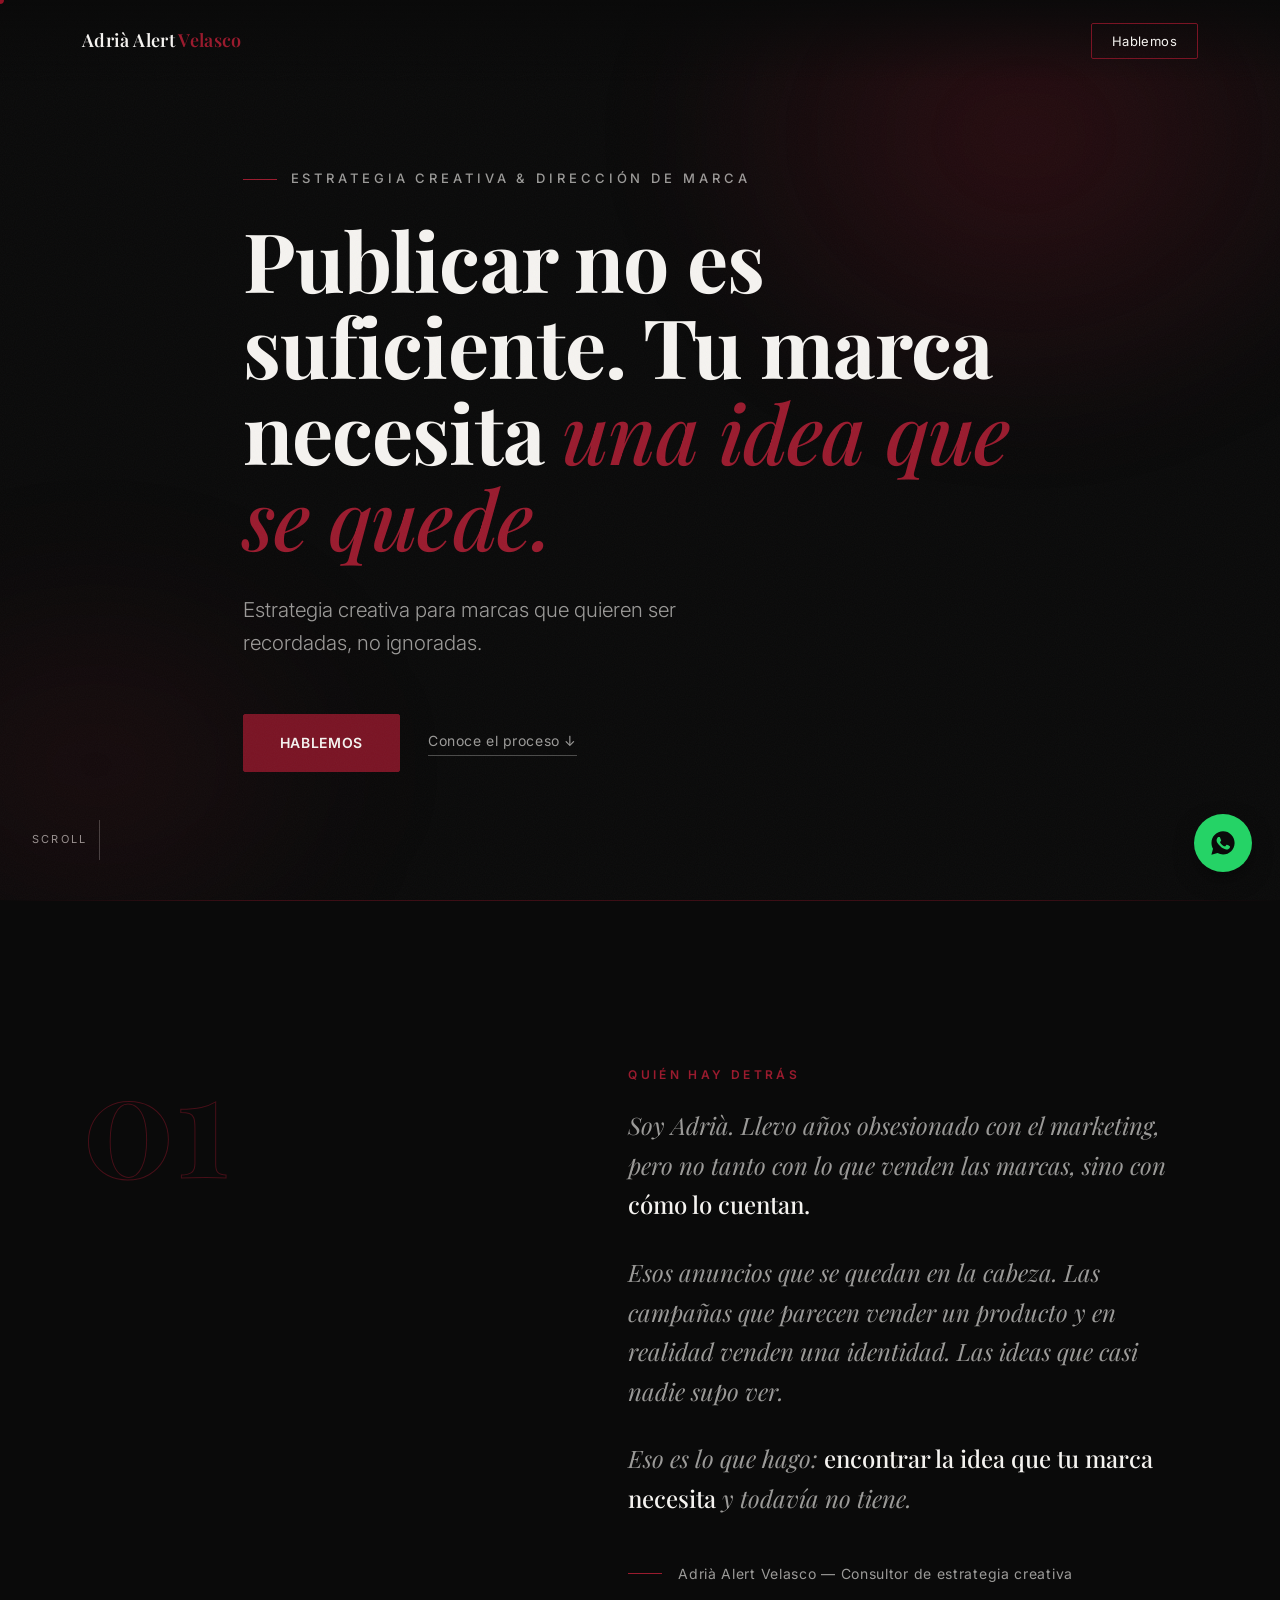
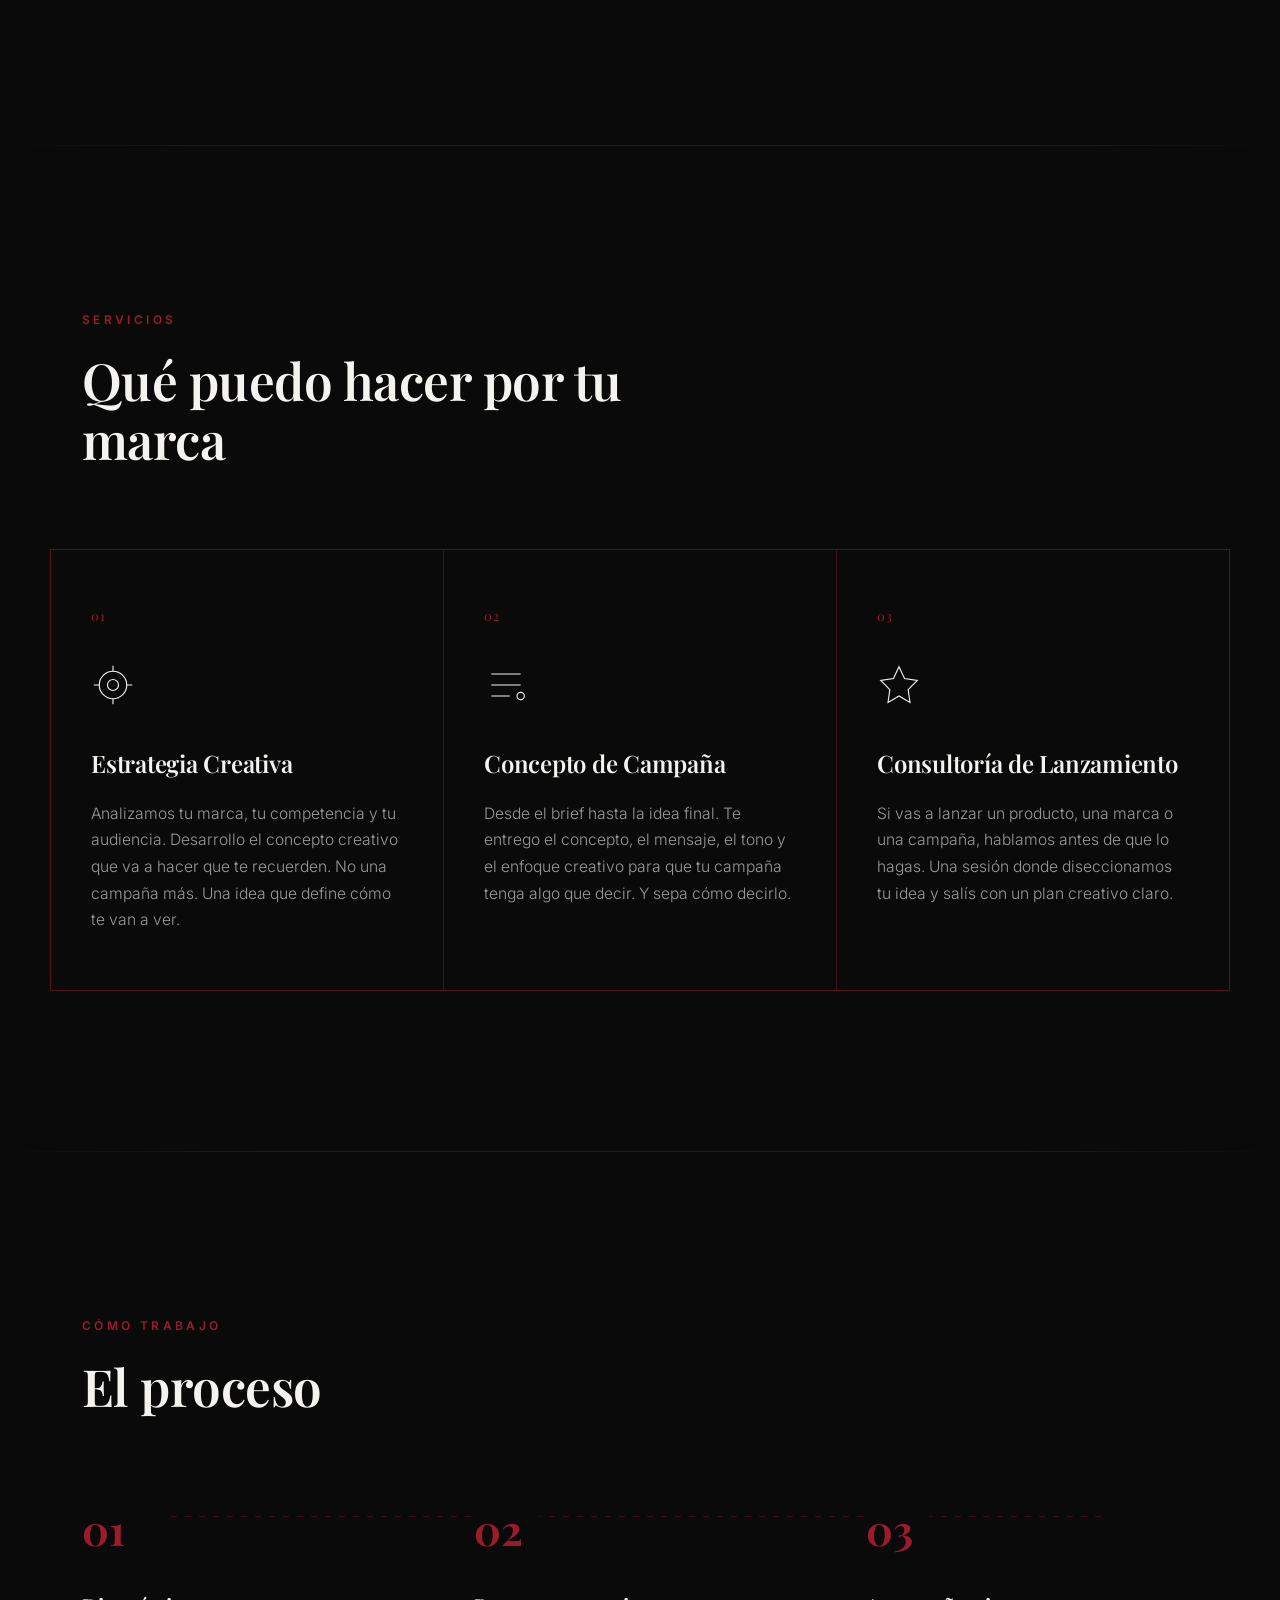
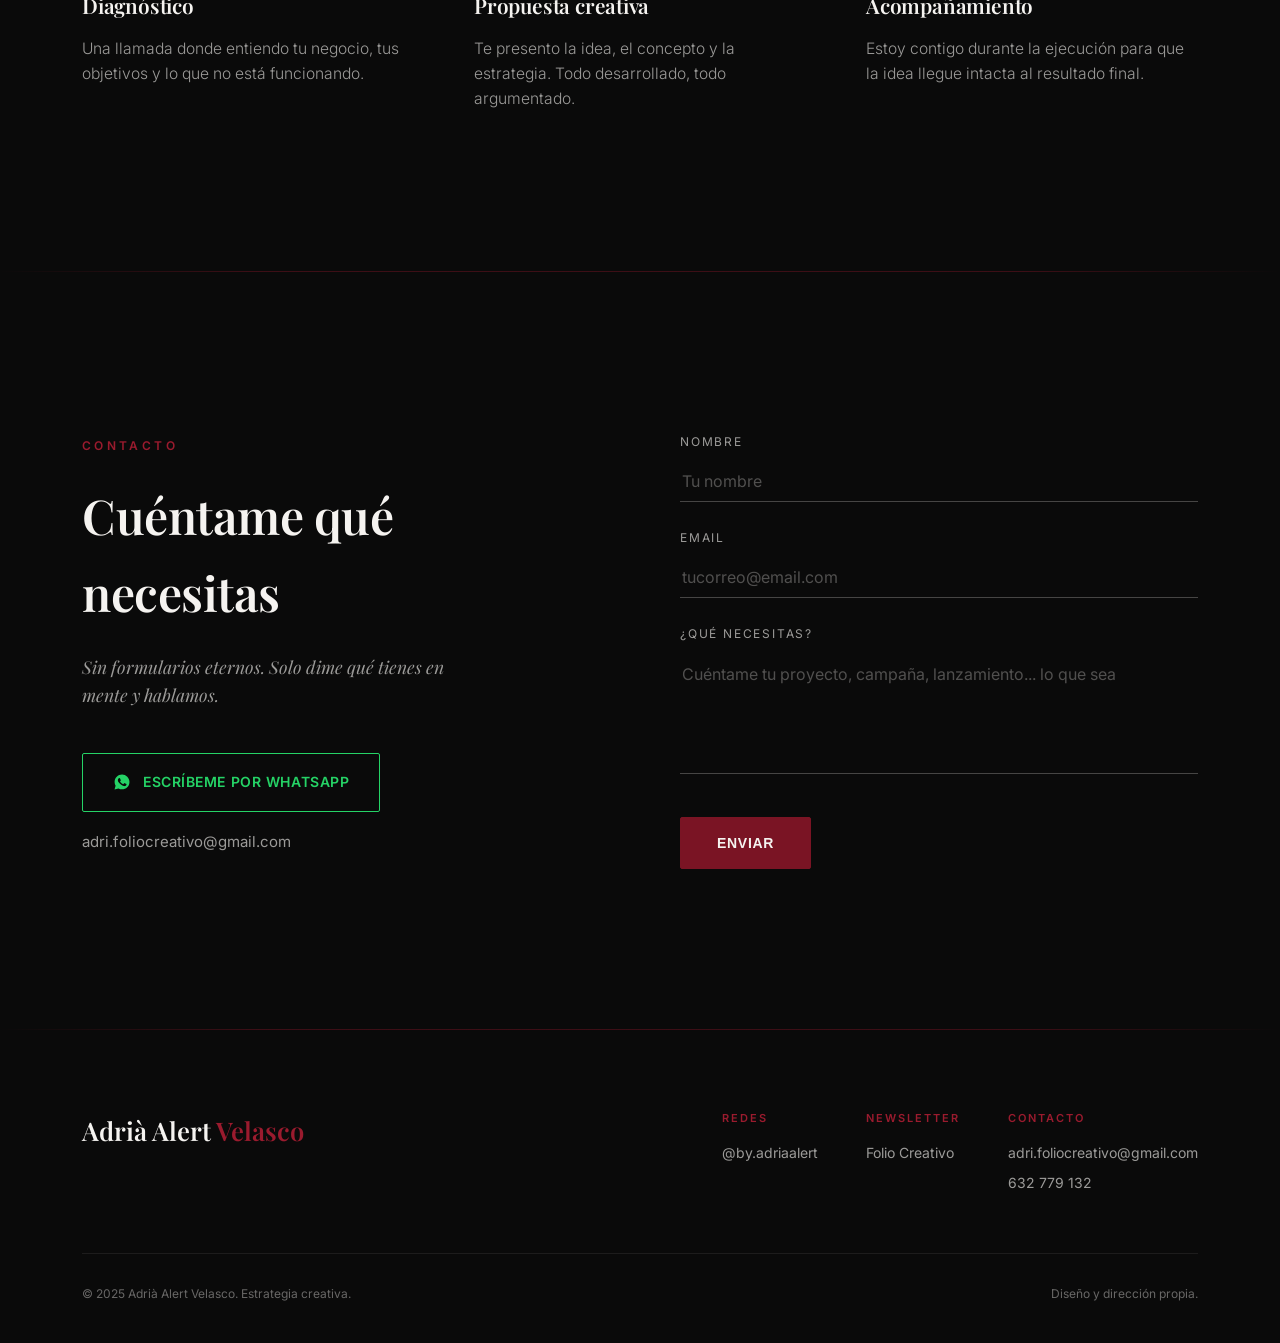
<file: portfolio.html>
<!DOCTYPE html>
<html lang="es">
<head>
<meta charset="UTF-8">
<meta name="viewport" content="width=device-width, initial-scale=1.0">
<title>Adrià Alert Velasco — Estrategia Creativa</title>
<meta name="description" content="Estrategia creativa para marcas que quieren ser recordadas, no ignoradas.">

<link rel="preconnect" href="https://fonts.googleapis.com">
<link rel="preconnect" href="https://fonts.gstatic.com" crossorigin>
<link href="https://fonts.googleapis.com/css2?family=Playfair+Display:ital,wght@0,400;0,500;0,600;0,700;0,800;1,500&family=Inter:wght@300;400;500;600;700&display=swap" rel="stylesheet">

<style>
  :root{
    --bg:#0A0A0A;
    --bg-alt:#0f0e0e;
    --white:#F5F3F0;
    --white-dim:rgba(245,243,240,0.62);
    --wine:#7A1424;
    --wine-bright:#9A1B2E;
    --line:rgba(122,20,36,0.45);
  }

  *{margin:0;padding:0;box-sizing:border-box;}

  html{scroll-behavior:smooth;}

  body{
    background:var(--bg);
    color:var(--white);
    font-family:'Inter',sans-serif;
    font-weight:400;
    line-height:1.6;
    overflow-x:hidden;
    cursor:none;
  }

  ::selection{background:var(--wine);color:var(--white);}

  h1,h2,h3{
    font-family:'Playfair Display',serif;
    font-weight:600;
    letter-spacing:-0.01em;
  }

  a{color:inherit;text-decoration:none;}

  img{max-width:100%;display:block;}

  /* ---------- custom cursor ---------- */
  .cursor-dot{
    position:fixed;
    top:0;left:0;
    width:8px;height:8px;
    background:var(--wine-bright);
    border-radius:50%;
    pointer-events:none;
    z-index:9999;
    transform:translate(-50%,-50%);
    transition:transform .18s ease, width .25s ease, height .25s ease, background .25s ease;
    mix-blend-mode:difference;
  }
  .cursor-dot.grow{
    width:32px;height:32px;
    background:rgba(122,20,36,0.35);
  }
  @media (hover:none), (pointer:coarse){
    .cursor-dot{display:none;}
    body{cursor:auto;}
  }

  /* ---------- noise / grain overlay ---------- */
  .grain{
    position:fixed;
    inset:0;
    pointer-events:none;
    z-index:5;
    opacity:0.035;
    background-image:url("data:image/svg+xml,%3Csvg xmlns='http://www.w3.org/2000/svg' width='120' height='120'%3E%3Cfilter id='n'%3E%3CfeTurbulence type='fractalNoise' baseFrequency='0.9' numOctaves='2' stitchTiles='stitch'/%3E%3C/filter%3E%3Crect width='100%25' height='100%25' filter='url(%23n)'/%3E%3C/svg%3E");
  }

  .container{
    max-width:1180px;
    margin:0 auto;
    padding:0 32px;
  }

  section{
    position:relative;
    padding:160px 0;
  }

  .divider{
    width:100%;
    height:1px;
    background:linear-gradient(90deg, transparent, var(--line) 20%, var(--line) 80%, transparent);
  }

  .eyebrow{
    font-family:'Inter',sans-serif;
    text-transform:uppercase;
    letter-spacing:0.28em;
    font-size:12px;
    color:var(--wine-bright);
    font-weight:600;
    margin-bottom:22px;
    display:inline-block;
  }

  .reveal{
    opacity:0;
    transform:translateY(36px);
    transition:opacity 1s cubic-bezier(.22,.68,.32,1), transform 1s cubic-bezier(.22,.68,.32,1);
  }
  .reveal.visible{
    opacity:1;
    transform:translateY(0);
  }
  .reveal-delay-1{transition-delay:.12s;}
  .reveal-delay-2{transition-delay:.24s;}
  .reveal-delay-3{transition-delay:.36s;}

  /* ---------- nav ---------- */
  header{
    position:fixed;
    top:0;left:0;right:0;
    z-index:100;
    padding:26px 0;
    background:linear-gradient(180deg, rgba(10,10,10,0.9), transparent);
    transition:padding .3s ease, background .3s ease;
  }
  header.scrolled{
    padding:16px 0;
    background:rgba(10,10,10,0.86);
    backdrop-filter:blur(10px);
    border-bottom:1px solid rgba(122,20,36,0.25);
  }
  header .container{
    display:flex;
    align-items:center;
    justify-content:space-between;
  }
  .logo{
    font-family:'Playfair Display',serif;
    font-size:18px;
    letter-spacing:0.02em;
    font-weight:600;
  }
  .logo span{color:var(--wine-bright);}
  nav a.nav-cta{
    border:1px solid var(--wine);
    padding:9px 20px;
    border-radius:2px;
    font-size:13px;
    letter-spacing:0.03em;
    transition:background .3s ease, color .3s ease, border-color .3s ease;
  }
  nav a.nav-cta:hover{
    background:var(--wine);
  }

  /* ---------- hero ---------- */
  .hero{
    min-height:100svh;
    display:flex;
    flex-direction:column;
    justify-content:center;
    position:relative;
    padding:140px 0 100px;
    overflow:hidden;
  }
  .hero::before{
    content:"";
    position:absolute;
    top:-20%;
    right:-10%;
    width:60%;
    height:70%;
    background:radial-gradient(ellipse at center, rgba(122,20,36,0.28), transparent 70%);
    filter:blur(40px);
    pointer-events:none;
    z-index:0;
  }
  .hero::after{
    content:"";
    position:absolute;
    bottom:-10%;
    left:-15%;
    width:45%;
    height:50%;
    background:radial-gradient(ellipse at center, rgba(122,20,36,0.14), transparent 70%);
    filter:blur(60px);
    pointer-events:none;
    z-index:0;
  }
  .hero .container{position:relative;z-index:1;}
  .hero-kicker{
    font-size:13px;
    letter-spacing:0.3em;
    text-transform:uppercase;
    color:var(--white-dim);
    margin-bottom:28px;
    font-weight:500;
  }
  .hero-kicker::before{
    content:"";
    display:inline-block;
    width:34px;
    height:1px;
    background:var(--wine-bright);
    margin-right:14px;
    vertical-align:middle;
  }
  .hero h1{
    font-size:clamp(2.4rem, 6.4vw, 5.6rem);
    line-height:1.05;
    max-width:15ch;
    font-weight:700;
  }
  .hero h1 em{
    font-style:italic;
    color:var(--wine-bright);
    font-weight:500;
  }
  .hero-sub{
    margin-top:34px;
    font-size:clamp(1.05rem, 1.6vw, 1.35rem);
    color:var(--white-dim);
    max-width:44ch;
    font-weight:300;
  }
  .hero-actions{
    margin-top:54px;
    display:flex;
    align-items:center;
    gap:28px;
    flex-wrap:wrap;
  }

  .btn{
    display:inline-flex;
    align-items:center;
    gap:10px;
    padding:17px 36px;
    background:var(--wine);
    color:var(--white);
    font-size:14px;
    letter-spacing:0.05em;
    text-transform:uppercase;
    font-weight:600;
    border:1px solid var(--wine);
    border-radius:2px;
    position:relative;
    overflow:hidden;
    transition:transform .35s cubic-bezier(.22,.68,.32,1), box-shadow .35s ease;
    cursor:none;
  }
  .btn::before{
    content:"";
    position:absolute;
    inset:0;
    background:var(--wine-bright);
    transform:scaleX(0);
    transform-origin:left;
    transition:transform .4s cubic-bezier(.22,.68,.32,1);
    z-index:0;
  }
  .btn span{position:relative;z-index:1;display:inline-flex;align-items:center;gap:10px;}
  .btn:hover{
    transform:translateY(-2px);
    box-shadow:0 12px 30px -8px rgba(122,20,36,0.55);
  }
  .btn:hover::before{transform:scaleX(1);}

  .link-ghost{
    font-size:14px;
    letter-spacing:0.04em;
    color:var(--white-dim);
    border-bottom:1px solid rgba(245,243,240,0.28);
    padding-bottom:3px;
    transition:color .3s ease, border-color .3s ease;
  }
  .link-ghost:hover{
    color:var(--white);
    border-color:var(--wine-bright);
  }

  .scroll-hint{
    position:absolute;
    bottom:40px;
    left:32px;
    display:flex;
    align-items:center;
    gap:12px;
    font-size:11px;
    letter-spacing:0.2em;
    text-transform:uppercase;
    color:var(--white-dim);
  }
  .scroll-hint .bar{
    width:1px;
    height:40px;
    background:rgba(245,243,240,0.25);
    position:relative;
    overflow:hidden;
  }
  .scroll-hint .bar::after{
    content:"";
    position:absolute;
    top:-40px;
    left:0;
    width:100%;
    height:40px;
    background:var(--wine-bright);
    animation:scrollbar 2.2s ease-in-out infinite;
  }
  @keyframes scrollbar{
    0%{top:-40px;}
    50%{top:40px;}
    100%{top:40px;}
  }

  /* ---------- section titles ---------- */
  .section-head{
    max-width:640px;
    margin-bottom:80px;
  }
  .section-head h2{
    font-size:clamp(2rem, 4vw, 3.2rem);
    line-height:1.15;
  }

  /* ---------- sobre mi ---------- */
  .about-grid{
    display:grid;
    grid-template-columns:0.9fr 1.1fr;
    gap:80px;
    align-items:start;
  }
  .about-mark{
    font-family:'Playfair Display',serif;
    font-size:clamp(5rem,12vw,9rem);
    line-height:0.8;
    color:transparent;
    -webkit-text-stroke:1px rgba(122,20,36,0.55);
    font-weight:700;
    user-select:none;
  }
  .about-text p{
    font-size:clamp(1.15rem,2vw,1.5rem);
    color:var(--white-dim);
    font-weight:300;
    line-height:1.65;
    margin-bottom:28px;
    font-family:'Playfair Display',serif;
    font-style:italic;
  }
  .about-text p strong{
    color:var(--white);
    font-weight:500;
    font-style:normal;
  }
  .about-signoff{
    margin-top:44px;
    font-family:'Inter',sans-serif;
    font-size:14px;
    letter-spacing:0.05em;
    color:var(--white-dim);
    display:flex;
    align-items:center;
    gap:16px;
  }
  .about-signoff .dash{width:34px;height:1px;background:var(--wine-bright);}

  /* ---------- servicios ---------- */
  .services{
    display:grid;
    grid-template-columns:repeat(3,1fr);
    gap:1px;
    background:var(--line);
    border:1px solid var(--line);
  }
  .service{
    background:var(--bg);
    padding:56px 40px;
    transition:background .4s ease;
    position:relative;
  }
  .service:hover{
    background:#120a0c;
  }
  .service-num{
    font-family:'Playfair Display',serif;
    font-size:13px;
    color:var(--wine-bright);
    letter-spacing:0.1em;
    margin-bottom:36px;
    display:block;
  }
  .service-icon{
    width:44px;
    height:44px;
    margin-bottom:30px;
    stroke:var(--white);
    fill:none;
    stroke-width:1.2;
    transition:stroke .3s ease, transform .4s ease;
  }
  .service:hover .service-icon{
    stroke:var(--wine-bright);
    transform:translateY(-3px);
  }
  .service h3{
    font-size:1.5rem;
    margin-bottom:18px;
    font-weight:600;
  }
  .service p{
    color:var(--white-dim);
    font-size:0.98rem;
    font-weight:300;
    line-height:1.7;
  }

  /* ---------- proceso ---------- */
  .process{
    display:grid;
    grid-template-columns:repeat(3,1fr);
    gap:60px;
    position:relative;
  }
  .process::before{
    content:"";
    position:absolute;
    top:20px;
    left:8%;
    right:8%;
    height:1px;
    background:repeating-linear-gradient(90deg, var(--line) 0, var(--line) 6px, transparent 6px, transparent 14px);
  }
  @media(max-width:860px){
    .process::before{display:none;}
  }
  .step{position:relative;}
  .step-index{
    font-family:'Playfair Display',serif;
    font-size:2.6rem;
    color:var(--wine-bright);
    font-weight:700;
    margin-bottom:26px;
    position:relative;
    z-index:1;
    background:var(--bg);
    display:inline-block;
    padding-right:16px;
  }
  .step h3{
    font-size:1.3rem;
    margin-bottom:14px;
  }
  .step p{
    color:var(--white-dim);
    font-weight:300;
    font-size:0.98rem;
  }

  /* ---------- contacto ---------- */
  .contact-grid{
    display:grid;
    grid-template-columns:1fr 1fr;
    gap:80px;
    align-items:start;
  }
  .contact-sub{
    color:var(--white-dim);
    font-size:1.1rem;
    font-weight:300;
    max-width:40ch;
    margin-bottom:44px;
    font-family:'Playfair Display',serif;
    font-style:italic;
  }

  .contact-direct{
    margin-top:12px;
    display:flex;
    flex-direction:column;
    gap:18px;
  }
  .btn-whatsapp{
    display:inline-flex;
    align-items:center;
    gap:12px;
    padding:17px 30px;
    background:transparent;
    border:1px solid #25D366;
    color:#25D366;
    font-size:14px;
    letter-spacing:0.04em;
    text-transform:uppercase;
    font-weight:600;
    border-radius:2px;
    width:fit-content;
    transition:background .3s ease, color .3s ease;
    cursor:none;
  }
  .btn-whatsapp:hover{
    background:#25D366;
    color:#0A0A0A;
  }
  .contact-email{
    color:var(--white-dim);
    font-size:15px;
    display:inline-flex;
    align-items:center;
    gap:10px;
    width:fit-content;
    border-bottom:1px solid transparent;
    transition:color .3s ease, border-color .3s ease;
  }
  .contact-email:hover{
    color:var(--white);
    border-color:var(--wine-bright);
  }

  form{
    display:flex;
    flex-direction:column;
    gap:26px;
  }
  .field{
    position:relative;
  }
  .field label{
    display:block;
    font-size:12px;
    text-transform:uppercase;
    letter-spacing:0.15em;
    color:var(--white-dim);
    margin-bottom:10px;
  }
  .field input,
  .field textarea{
    width:100%;
    background:transparent;
    border:none;
    border-bottom:1px solid rgba(245,243,240,0.25);
    color:var(--white);
    font-family:'Inter',sans-serif;
    font-size:16px;
    padding:10px 2px;
    resize:none;
    transition:border-color .3s ease;
  }
  .field input:focus,
  .field textarea:focus{
    outline:none;
    border-color:var(--wine-bright);
  }
  .field textarea{min-height:120px;}
  .field input::placeholder,
  .field textarea::placeholder{
    color:rgba(245,243,240,0.3);
  }
  form .btn{
    align-self:flex-start;
    margin-top:10px;
    border:1px solid var(--wine);
    cursor:none;
  }
  form .btn[type="submit"]{
    background:var(--wine);
  }

  /* ---------- footer ---------- */
  footer{
    padding:80px 0 40px;
  }
  .footer-top{
    display:flex;
    justify-content:space-between;
    align-items:flex-start;
    flex-wrap:wrap;
    gap:40px;
    padding-bottom:50px;
  }
  .footer-name{
    font-family:'Playfair Display',serif;
    font-size:1.6rem;
    font-weight:600;
  }
  .footer-links{
    display:flex;
    gap:48px;
    flex-wrap:wrap;
  }
  .footer-col h4{
    font-size:11px;
    text-transform:uppercase;
    letter-spacing:0.18em;
    color:var(--wine-bright);
    margin-bottom:14px;
    font-weight:600;
  }
  .footer-col a, .footer-col span{
    display:block;
    color:var(--white-dim);
    font-size:14px;
    margin-bottom:8px;
    transition:color .3s ease;
  }
  .footer-col a:hover{color:var(--white);}
  .footer-bottom{
    display:flex;
    justify-content:space-between;
    align-items:center;
    flex-wrap:wrap;
    gap:16px;
    font-size:12px;
    color:rgba(245,243,240,0.4);
    padding-top:30px;
    border-top:1px solid rgba(245,243,240,0.08);
  }

  /* ---------- whatsapp float ---------- */
  .wa-float{
    position:fixed;
    bottom:28px;
    right:28px;
    width:58px;
    height:58px;
    border-radius:50%;
    background:#25D366;
    display:flex;
    align-items:center;
    justify-content:center;
    z-index:90;
    box-shadow:0 8px 24px -6px rgba(0,0,0,0.6);
    transition:transform .3s ease, box-shadow .3s ease;
    cursor:none;
  }
  .wa-float:hover{
    transform:scale(1.08);
    box-shadow:0 10px 30px -6px rgba(37,211,102,0.5);
  }
  .wa-float svg{width:28px;height:28px;fill:#0A0A0A;}

  /* ---------- responsive ---------- */
  @media(max-width:900px){
    section{padding:110px 0;}
    .about-grid{grid-template-columns:1fr;gap:40px;}
    .about-mark{display:none;}
    .services{grid-template-columns:1fr;}
    .process{grid-template-columns:1fr;gap:48px;}
    .step-index{background:transparent;padding-right:0;}
    .contact-grid{grid-template-columns:1fr;gap:60px;}
    .footer-top{flex-direction:column;}
  }
  @media(max-width:520px){
    .container{padding:0 22px;}
    section{padding:90px 0;}
    .hero{padding-top:120px;}
    .btn, .btn-whatsapp{padding:15px 24px;font-size:13px;}
    .scroll-hint{display:none;}
  }
</style>
</head>
<body>

<div class="cursor-dot" id="cursorDot"></div>
<div class="grain"></div>

<header id="siteHeader">
  <div class="container">
    <div class="logo">Adrià Alert <span>Velasco</span></div>
    <nav>
      <a href="https://wa.me/34632779132" target="_blank" rel="noopener" class="nav-cta">Hablemos</a>
    </nav>
  </div>
</header>

<!-- HERO -->
<section class="hero">
  <div class="container">
    <div class="hero-kicker">Estrategia creativa &amp; dirección de marca</div>
    <h1 class="reveal visible">Publicar no es suficiente. Tu marca necesita <em>una idea que se quede.</em></h1>
    <p class="hero-sub reveal visible reveal-delay-1">Estrategia creativa para marcas que quieren ser recordadas, no ignoradas.</p>
    <div class="hero-actions reveal visible reveal-delay-2">
      <a href="https://wa.me/34632779132" target="_blank" rel="noopener" class="btn">
        <span>Hablemos</span>
      </a>
      <a href="#sobre-mi" class="link-ghost">Conoce el proceso ↓</a>
    </div>
  </div>
  <div class="scroll-hint">
    <span>Scroll</span>
    <div class="bar"></div>
  </div>
</section>

<div class="divider"></div>

<!-- SOBRE MI -->
<section id="sobre-mi">
  <div class="container">
    <div class="about-grid">
      <div class="about-mark reveal">01</div>
      <div class="about-text">
        <span class="eyebrow reveal">Quién hay detrás</span>
        <p class="reveal reveal-delay-1">Soy Adrià. Llevo años obsesionado con el marketing, pero no tanto con lo que venden las marcas, sino con <strong>cómo lo cuentan.</strong></p>
        <p class="reveal reveal-delay-2">Esos anuncios que se quedan en la cabeza. Las campañas que parecen vender un producto y en realidad venden una identidad. Las ideas que casi nadie supo ver.</p>
        <p class="reveal reveal-delay-3">Eso es lo que hago: <strong>encontrar la idea que tu marca necesita</strong> y todavía no tiene.</p>
        <div class="about-signoff reveal reveal-delay-3">
          <span class="dash"></span>
          <span>Adrià Alert Velasco — Consultor de estrategia creativa</span>
        </div>
      </div>
    </div>
  </div>
</section>

<div class="divider"></div>

<!-- SERVICIOS -->
<section id="servicios">
  <div class="container">
    <div class="section-head">
      <span class="eyebrow reveal">Servicios</span>
      <h2 class="reveal reveal-delay-1">Qué puedo hacer por tu marca</h2>
    </div>
  </div>
  <div class="container" style="padding:0;">
    <div class="services">
      <div class="service reveal">
        <span class="service-num">01</span>
        <svg class="service-icon" viewBox="0 0 48 48"><circle cx="24" cy="24" r="15"/><circle cx="24" cy="24" r="6"/><path d="M24 3v6M24 39v6M45 24h-6M9 24H3"/></svg>
        <h3>Estrategia Creativa</h3>
        <p>Analizamos tu marca, tu competencia y tu audiencia. Desarrollo el concepto creativo que va a hacer que te recuerden. No una campaña más. Una idea que define cómo te van a ver.</p>
      </div>
      <div class="service reveal reveal-delay-1">
        <span class="service-num">02</span>
        <svg class="service-icon" viewBox="0 0 48 48"><path d="M8 12h32M8 24h32M8 36h20"/><circle cx="40" cy="36" r="4"/></svg>
        <h3>Concepto de Campaña</h3>
        <p>Desde el brief hasta la idea final. Te entrego el concepto, el mensaje, el tono y el enfoque creativo para que tu campaña tenga algo que decir. Y sepa cómo decirlo.</p>
      </div>
      <div class="service reveal reveal-delay-2">
        <span class="service-num">03</span>
        <svg class="service-icon" viewBox="0 0 48 48"><path d="M24 4l6 13 14 2-10 10 2 14-12-7-12 7 2-14L4 19l14-2z"/></svg>
        <h3>Consultoría de Lanzamiento</h3>
        <p>Si vas a lanzar un producto, una marca o una campaña, hablamos antes de que lo hagas. Una sesión donde diseccionamos tu idea y salís con un plan creativo claro.</p>
      </div>
    </div>
  </div>
</section>

<div class="divider"></div>

<!-- PROCESO -->
<section id="proceso">
  <div class="container">
    <div class="section-head">
      <span class="eyebrow reveal">Cómo trabajo</span>
      <h2 class="reveal reveal-delay-1">El proceso</h2>
    </div>
    <div class="process">
      <div class="step reveal">
        <div class="step-index">01</div>
        <h3>Diagnóstico</h3>
        <p>Una llamada donde entiendo tu negocio, tus objetivos y lo que no está funcionando.</p>
      </div>
      <div class="step reveal reveal-delay-1">
        <div class="step-index">02</div>
        <h3>Propuesta creativa</h3>
        <p>Te presento la idea, el concepto y la estrategia. Todo desarrollado, todo argumentado.</p>
      </div>
      <div class="step reveal reveal-delay-2">
        <div class="step-index">03</div>
        <h3>Acompañamiento</h3>
        <p>Estoy contigo durante la ejecución para que la idea llegue intacta al resultado final.</p>
      </div>
    </div>
  </div>
</section>

<div class="divider"></div>

<!-- CONTACTO -->
<section id="contacto">
  <div class="container">
    <div class="contact-grid">
      <div>
        <span class="eyebrow reveal">Contacto</span>
        <h2 class="reveal reveal-delay-1" style="font-size:clamp(2rem,4vw,3rem);margin-bottom:22px;">Cuéntame qué necesitas</h2>
        <p class="contact-sub reveal reveal-delay-2">Sin formularios eternos. Solo dime qué tienes en mente y hablamos.</p>
        <div class="contact-direct reveal reveal-delay-3">
          <a href="https://wa.me/34632779132" target="_blank" rel="noopener" class="btn-whatsapp">
            <svg viewBox="0 0 24 24" width="18" height="18" fill="currentColor"><path d="M12.04 2C6.58 2 2.13 6.45 2.13 11.91c0 1.75.46 3.46 1.32 4.96L2.05 22l5.25-1.38a9.9 9.9 0 004.74 1.2h.01c5.46 0 9.9-4.45 9.9-9.91 0-2.65-1.03-5.14-2.9-7.01A9.82 9.82 0 0012.04 2zm5.8 14.11c-.24.68-1.4 1.3-1.93 1.38-.49.08-1.1.11-1.78-.11-.41-.13-.94-.3-1.62-.6-2.85-1.23-4.71-4.1-4.85-4.29-.14-.19-1.16-1.54-1.16-2.94 0-1.4.73-2.09.99-2.37.26-.28.57-.35.76-.35.19 0 .38 0 .55.01.18.01.41-.07.64.49.24.58.81 2 .88 2.14.07.14.12.31.02.5-.09.19-.14.31-.28.48-.14.16-.29.36-.42.49-.14.14-.29.29-.12.57.16.28.73 1.2 1.57 1.95 1.08.96 1.98 1.26 2.27 1.4.28.14.45.12.62-.07.16-.19.7-.81.89-1.09.19-.28.38-.23.63-.14.26.09 1.63.77 1.92.91.28.14.47.21.54.33.07.12.07.68-.17 1.36z"/></svg>
            <span>Escríbeme por WhatsApp</span>
          </a>
          <a href="mailto:adri.foliocreativo@gmail.com" class="contact-email">adri.foliocreativo@gmail.com</a>
        </div>
      </div>

      <form id="contactForm" class="reveal reveal-delay-2">
        <div class="field">
          <label for="name">Nombre</label>
          <input type="text" id="name" name="name" required placeholder="Tu nombre">
        </div>
        <div class="field">
          <label for="email">Email</label>
          <input type="email" id="email" name="email" required placeholder="tucorreo@email.com">
        </div>
        <div class="field">
          <label for="message">¿Qué necesitas?</label>
          <textarea id="message" name="message" required placeholder="Cuéntame tu proyecto, campaña, lanzamiento... lo que sea"></textarea>
        </div>
        <button type="submit" class="btn"><span>Enviar</span></button>
      </form>
    </div>
  </div>
</section>

<div class="divider"></div>

<!-- FOOTER -->
<footer>
  <div class="container">
    <div class="footer-top">
      <div class="footer-name">Adrià Alert <span style="color:var(--wine-bright);">Velasco</span></div>
      <div class="footer-links">
        <div class="footer-col">
          <h4>Redes</h4>
          <a href="https://www.instagram.com/by.adriaalert" target="_blank" rel="noopener">@by.adriaalert</a>
        </div>
        <div class="footer-col">
          <h4>Newsletter</h4>
          <a href="https://foliocreativo.com" target="_blank" rel="noopener">Folio Creativo</a>
        </div>
        <div class="footer-col">
          <h4>Contacto</h4>
          <a href="mailto:adri.foliocreativo@gmail.com">adri.foliocreativo@gmail.com</a>
          <a href="tel:+34632779132">632 779 132</a>
        </div>
      </div>
    </div>
    <div class="footer-bottom">
      <span>© 2025 Adrià Alert Velasco. Estrategia creativa.</span>
      <span>Diseño y dirección propia.</span>
    </div>
  </div>
</footer>

<a href="https://wa.me/34632779132" target="_blank" rel="noopener" class="wa-float" aria-label="WhatsApp">
  <svg viewBox="0 0 24 24"><path d="M12.04 2C6.58 2 2.13 6.45 2.13 11.91c0 1.75.46 3.46 1.32 4.96L2.05 22l5.25-1.38a9.9 9.9 0 004.74 1.2h.01c5.46 0 9.9-4.45 9.9-9.91 0-2.65-1.03-5.14-2.9-7.01A9.82 9.82 0 0012.04 2zm5.8 14.11c-.24.68-1.4 1.3-1.93 1.38-.49.08-1.1.11-1.78-.11-.41-.13-.94-.3-1.62-.6-2.85-1.23-4.71-4.1-4.85-4.29-.14-.19-1.16-1.54-1.16-2.94 0-1.4.73-2.09.99-2.37.26-.28.57-.35.76-.35.19 0 .38 0 .55.01.18.01.41-.07.64.49.24.58.81 2 .88 2.14.07.14.12.31.02.5-.09.19-.14.31-.28.48-.14.16-.29.36-.42.49-.14.14-.29.29-.12.57.16.28.73 1.2 1.57 1.95 1.08.96 1.98 1.26 2.27 1.4.28.14.45.12.62-.07.16-.19.7-.81.89-1.09.19-.28.38-.23.63-.14.26.09 1.63.77 1.92.91.28.14.47.21.54.33.07.12.07.68-.17 1.36z"/></svg>
</a>

<script>
(function(){
  // custom cursor
  var dot = document.getElementById('cursorDot');
  var isTouch = window.matchMedia('(hover: none), (pointer: coarse)').matches;
  if(!isTouch){
    window.addEventListener('mousemove', function(e){
      dot.style.left = e.clientX + 'px';
      dot.style.top = e.clientY + 'px';
    });
    var hoverables = document.querySelectorAll('a, button, input, textarea, .service, .step');
    hoverables.forEach(function(el){
      el.addEventListener('mouseenter', function(){ dot.classList.add('grow'); });
      el.addEventListener('mouseleave', function(){ dot.classList.remove('grow'); });
    });
  }

  // header scroll state
  var header = document.getElementById('siteHeader');
  window.addEventListener('scroll', function(){
    if(window.scrollY > 40){ header.classList.add('scrolled'); }
    else{ header.classList.remove('scrolled'); }
  });

  // scroll reveal
  var reveals = document.querySelectorAll('.reveal');
  var observer = new IntersectionObserver(function(entries){
    entries.forEach(function(entry){
      if(entry.isIntersecting){
        entry.target.classList.add('visible');
        observer.unobserve(entry.target);
      }
    });
  }, { threshold: 0.15, rootMargin: '0px 0px -60px 0px' });
  reveals.forEach(function(el){ observer.observe(el); });

  // contact form -> mailto
  var form = document.getElementById('contactForm');
  form.addEventListener('submit', function(e){
    e.preventDefault();
    var name = encodeURIComponent(document.getElementById('name').value);
    var email = document.getElementById('email').value;
    var message = encodeURIComponent(document.getElementById('message').value);
    var subject = encodeURIComponent('Nuevo proyecto — ' + document.getElementById('name').value);
    var body = 'Nombre: ' + name + '%0D%0AEmail: ' + encodeURIComponent(email) + '%0D%0A%0D%0A' + message;
    window.location.href = 'mailto:adri.foliocreativo@gmail.com?subject=' + subject + '&body=' + body;
  });
})();
</script>

</body>
</html>
</file>
<file: css/pecado.css>
/* ============================================================
   PECADO — hoja de estilo
   Negro / rojo sangre / blanco roto. Nunca #000, nunca #fff.
   ============================================================ */

:root{
  /* --- color --- */
  --ink-900:#070607;          /* negro sucio, base */
  --ink-800:#0C0A0B;
  --ink-700:#141011;
  --blood:#8E0D1E;            /* rojo sangre profundo */
  --blood-bright:#C1121F;     /* rojo sangre vivo */
  --blood-glow:rgba(193,18,31,.5);
  --bone:#EDE7E1;             /* blanco roto */
  --bone-dim:rgba(237,231,225,.58);
  --bone-faint:rgba(237,231,225,.32);
  --hairline:rgba(237,231,225,.10);
  --hairline-red:rgba(193,18,31,.28);

  /* --- tipografia --- */
  --serif:'Cormorant Garamond', 'Times New Roman', serif;
  --mono:'Space Mono', ui-monospace, 'SF Mono', Menlo, monospace;

  /* --- ritmo --- */
  --gutter:clamp(20px, 6vw, 56px);
  --measure:1120px;
  --section-y:clamp(96px, 16vh, 184px);

  /* --- curvas --- */
  --ease:cubic-bezier(.19,1,.22,1);
  --ease-soft:cubic-bezier(.4,0,.2,1);
}

*,*::before,*::after{box-sizing:border-box;margin:0;padding:0;}

html{-webkit-text-size-adjust:100%;scroll-behavior:smooth;}

body{
  background:var(--ink-900);
  color:var(--bone);
  font-family:var(--mono);
  font-size:15px;
  line-height:1.7;
  overflow-x:hidden;
  -webkit-font-smoothing:antialiased;
  text-rendering:optimizeLegibility;
}

img{max-width:100%;display:block;height:auto;}
a{color:inherit;text-decoration:none;}
button,input{font:inherit;color:inherit;}

::selection{background:var(--blood);color:var(--bone);}

:focus-visible{
  outline:1px solid var(--blood-bright);
  outline-offset:4px;
}

/* ---------- capas de fondo ---------- */

#crack-bg{
  position:fixed;
  inset:0;
  width:100%;
  height:100%;
  z-index:0;
  pointer-events:none;
}

/* vineta: hunde los bordes para que el centro respire */
.vignette{
  position:fixed;
  inset:0;
  z-index:1;
  pointer-events:none;
  background:
    radial-gradient(120% 85% at 50% 42%, transparent 28%, rgba(7,6,7,.62) 78%, rgba(7,6,7,.94) 100%);
}

/* grano: le quita el plastico al degradado */
.grain{
  position:fixed;
  inset:-50%;
  z-index:2;
  pointer-events:none;
  opacity:.05;
  background-image:url("data:image/svg+xml,%3Csvg xmlns='http://www.w3.org/2000/svg' width='160' height='160'%3E%3Cfilter id='n'%3E%3CfeTurbulence type='fractalNoise' baseFrequency='.85' numOctaves='3' stitchTiles='stitch'/%3E%3C/filter%3E%3Crect width='100%25' height='100%25' filter='url(%23n)'/%3E%3C/svg%3E");
  animation:grain-drift 7s steps(6) infinite;
}
@keyframes grain-drift{
  0%,100%{transform:translate(0,0);}
  20%{transform:translate(-3%,2%);}
  40%{transform:translate(2%,-3%);}
  60%{transform:translate(-2%,-2%);}
  80%{transform:translate(3%,1%);}
}

.page{position:relative;z-index:3;}

.wrap{
  width:100%;
  max-width:min(var(--measure), 100%);
  margin-inline:auto;
  padding-inline:var(--gutter);
}

section{padding-block:var(--section-y);position:relative;}


/* ------------------------------------------------------------
   Compensacion de tracking
   letter-spacing deja un hueco despues del ultimo caracter: en
   texto centrado descuadra el bloque y, en moviles estrechos,
   empuja la caja fuera del viewport. Se neutraliza con un margen
   negativo del mismo valor.
   ------------------------------------------------------------ */
.tracked{
  letter-spacing:var(--tracking);
  margin-right:calc(var(--tracking) * -1);
  max-width:100%;
}

/* ---------- tipografia compartida ---------- */

.eyebrow{
  font-family:var(--mono);
  font-size:10px;
  letter-spacing:.42em;
  text-transform:uppercase;
  color:var(--bone-faint);
  display:flex;
  align-items:center;
  gap:14px;
}
.eyebrow::before{
  content:"";
  width:28px;
  height:1px;
  background:var(--blood-bright);
  flex:none;
}

.section-title{
  font-family:var(--serif);
  font-weight:300;
  font-size:clamp(2rem, 6vw, 3.6rem);
  line-height:1.04;
  letter-spacing:-.01em;
  margin-top:26px;
}
.section-title em{
  font-style:italic;
  color:var(--blood-bright);
}

.lede{
  max-width:46ch;
  margin-top:22px;
  font-size:13px;
  line-height:1.9;
  color:var(--bone-dim);
  letter-spacing:.02em;
}

/* filete divisor que se desvanece por los extremos */
.rule{
  height:1px;
  border:0;
  background:linear-gradient(90deg,transparent,var(--hairline-red) 22%,var(--hairline-red) 78%,transparent);
}

/* ---------- revelado al hacer scroll ---------- */

.reveal{
  opacity:0;
  transform:translateY(26px);
  transition:opacity 1.1s var(--ease), transform 1.1s var(--ease);
}
.reveal.is-in{opacity:1;transform:none;}
.reveal[data-delay="1"]{transition-delay:.1s;}
.reveal[data-delay="2"]{transition-delay:.2s;}
.reveal[data-delay="3"]{transition-delay:.3s;}

/* ============================================================
   1 · HEADER + HERO
   ============================================================ */

.site-head{
  position:fixed;
  top:0;left:0;right:0;
  z-index:60;
  padding-block:18px;
  transition:background .5s var(--ease-soft), padding .5s var(--ease-soft),
             border-color .5s var(--ease-soft);
  border-bottom:1px solid transparent;
}
.site-head.is-stuck{
  padding-block:12px;
  background:rgba(7,6,7,.82);
  -webkit-backdrop-filter:blur(14px) saturate(.9);
  backdrop-filter:blur(14px) saturate(.9);
  border-bottom-color:var(--hairline);
}
.site-head .wrap{
  display:flex;
  align-items:center;
  justify-content:space-between;
  gap:16px;
}

.brand{display:flex;align-items:center;gap:11px;}
.brand svg{width:19px;height:19px;flex:none;overflow:visible;}
.brand .mark-apple{
  fill:none;
  stroke:var(--blood-bright);
  stroke-width:1.4;
}
.brand .mark-snake{
  fill:none;
  stroke:var(--bone);
  stroke-width:1.2;
  opacity:.75;
}
.brand-word{
  font-family:var(--serif);
  font-weight:500;
  font-size:15px;
  --tracking:.38em;
  letter-spacing:var(--tracking);
  margin-right:calc(var(--tracking) * -1);   /* compensa el tracking del ultimo caracter */
  text-transform:uppercase;
}

.head-link{
  font-family:var(--mono);
  font-size:10px;
  letter-spacing:.24em;
  text-transform:uppercase;
  color:var(--bone-dim);
  padding:8px 0;
  position:relative;
  transition:color .4s var(--ease-soft);
}
.head-link::after{
  content:"";
  position:absolute;
  left:0;right:100%;bottom:4px;
  height:1px;
  background:var(--blood-bright);
  transition:right .5s var(--ease);
}
.head-link:hover{color:var(--bone);}
.head-link:hover::after{right:0;}

/* --- hero --- */

.hero{
  min-height:100svh;
  min-height:100vh;
  display:grid;
  place-items:center;
  text-align:center;
  padding-block:calc(var(--section-y) * .7) var(--section-y);
}
.hero .wrap{display:grid;justify-items:center;}

.hero-apple{
  position:relative;
  width:clamp(196px, 44vw, 330px);
  aspect-ratio:1;
  margin-bottom:clamp(30px,6vh,58px);
}
/* screen elimina el negro del render y deja solo la manzana encendida */
.hero-apple img{
  width:100%;
  mix-blend-mode:screen;
  animation:apple-breathe 9s ease-in-out infinite;
}
.hero-apple::after{
  content:"";
  position:absolute;
  inset:-24%;
  border-radius:50%;
  background:radial-gradient(circle, rgba(193,18,31,.26), transparent 68%);
  filter:blur(22px);
  z-index:-1;
  animation:apple-halo 9s ease-in-out infinite;
}
@keyframes apple-breathe{
  0%,100%{transform:translateY(0) scale(1);}
  50%{transform:translateY(-9px) scale(1.012);}
}
@keyframes apple-halo{
  0%,100%{opacity:.62;}
  50%{opacity:1;}
}

.wordmark{
  font-family:var(--serif);
  font-weight:300;
  font-size:clamp(2.7rem, 15.5vw, 10.5rem);
  line-height:.92;
  max-width:100%;
  --tracking:.2em;
  letter-spacing:var(--tracking);
  margin-right:calc(var(--tracking) * -1);
  text-transform:uppercase;
  display:flex;
  justify-content:center;
}
.wordmark span{
  display:inline-block;
  opacity:0;
  transform:translateY(.36em);
  filter:blur(8px);
  animation:letter-in 1.5s var(--ease) forwards;
}
@keyframes letter-in{
  to{opacity:1;transform:none;filter:blur(0);}
}

.tagline{
  margin-top:clamp(20px,3.4vh,34px);
  font-family:var(--mono);
  font-size:clamp(9px,2.6vw,11px);
  --tracking:.34em;
  letter-spacing:var(--tracking);
  margin-right:calc(var(--tracking) * -1);
  text-transform:uppercase;
  color:var(--bone-faint);
  opacity:0;
  animation:fade-up 1.4s var(--ease) 1.05s forwards;
}
@keyframes fade-up{
  from{opacity:0;transform:translateY(14px);}
  to{opacity:1;transform:none;}
}

.scroll-hint{
  margin-top:clamp(40px,8vh,80px);
  display:grid;
  justify-items:center;
  gap:12px;
  font-family:var(--mono);
  font-size:9px;
  letter-spacing:.3em;
  text-transform:uppercase;
  color:var(--bone-faint);
  opacity:0;
  animation:fade-up 1.4s var(--ease) 1.5s forwards;
}
.scroll-hint i{
  display:block;
  width:1px;
  height:52px;
  background:linear-gradient(var(--blood-bright),transparent);
  transform-origin:top;
  animation:drip 2.6s var(--ease-soft) infinite;
}
@keyframes drip{
  0%{transform:scaleY(0);opacity:0;}
  40%{opacity:1;}
  100%{transform:scaleY(1);opacity:0;}
}

/* ============================================================
   2 · VIDEO
   ============================================================ */

.video-head{
  display:flex;
  flex-wrap:wrap;
  align-items:flex-end;
  justify-content:space-between;
  gap:20px;
  margin-bottom:clamp(30px,5vh,52px);
}

.video-frame{
  position:relative;
  aspect-ratio:16/9;
  border:1px solid var(--hairline);
  background:
    radial-gradient(90% 120% at 50% 50%, rgba(142,13,30,.13), transparent 68%),
    var(--ink-800);
  display:grid;
  place-items:center;
  overflow:hidden;
}
/* esquinas: marca de encuadre, no borde completo */
.video-frame .corner{
  position:absolute;
  width:clamp(18px,3vw,26px);
  aspect-ratio:1;
  border:1px solid var(--blood-bright);
  opacity:.85;
}
/* separadas del borde para que lean como marcas de encuadre */
.corner.tl{top:10px;left:10px;border-right:0;border-bottom:0;}
.corner.tr{top:10px;right:10px;border-left:0;border-bottom:0;}
.corner.bl{bottom:10px;left:10px;border-right:0;border-top:0;}
.corner.br{bottom:10px;right:10px;border-left:0;border-top:0;}

/* barrido de escaner, muy lento */
.video-frame::after{
  content:"";
  position:absolute;
  inset:0;
  background:linear-gradient(100deg,transparent 38%,rgba(237,231,225,.045) 50%,transparent 62%);
  transform:translateX(-100%);
  animation:sweep 7s var(--ease-soft) infinite;
  pointer-events:none;
}
@keyframes sweep{
  0%{transform:translateX(-100%);}
  55%,100%{transform:translateX(100%);}
}

.video-placeholder{
  display:grid;
  justify-items:center;
  gap:20px;
  text-align:center;
  padding:24px;
  position:relative;
  z-index:1;
}
.play-ring{
  width:clamp(58px,13vw,86px);
  aspect-ratio:1;
  border:1px solid var(--hairline-red);
  border-radius:50%;
  display:grid;
  place-items:center;
  position:relative;
}
.play-ring::before{
  content:"";
  position:absolute;
  inset:-1px;
  border-radius:50%;
  border:1px solid var(--blood-bright);
  opacity:0;
  animation:ring-pulse 3.4s var(--ease-soft) infinite;
}
@keyframes ring-pulse{
  0%{transform:scale(1);opacity:.55;}
  70%,100%{transform:scale(1.42);opacity:0;}
}
.play-ring i{
  width:0;height:0;
  border-left:11px solid var(--blood-bright);
  border-top:7px solid transparent;
  border-bottom:7px solid transparent;
  margin-left:4px;
}
.video-status{
  font-family:var(--mono);
  font-size:clamp(10px,2.6vw,12px);
  --tracking:.44em;
  letter-spacing:var(--tracking);
  margin-right:calc(var(--tracking) * -1);
  text-transform:uppercase;
  color:var(--bone);
}
.video-sub{
  font-family:var(--mono);
  font-size:10px;
  letter-spacing:.2em;
  color:var(--bone-faint);
  text-transform:uppercase;
}

/* ============================================================
   3 · INSTAGRAM
   ============================================================ */

.ig{text-align:center;}
.ig .section-title{max-width:16ch;margin-inline:auto;}
.ig .lede{margin-inline:auto;text-align:center;}

.ig-cta{
  --pad:clamp(16px,3.5vw,22px);
  margin-top:clamp(34px,5vh,50px);
  display:inline-flex;
  align-items:center;
  gap:14px;
  padding:var(--pad) clamp(26px,6vw,44px);
  border:1px solid var(--hairline-red);
  background:rgba(142,13,30,.05);
  font-family:var(--mono);
  font-size:clamp(11px,3vw,13px);
  letter-spacing:.24em;
  text-transform:uppercase;
  position:relative;
  overflow:hidden;
  transition:border-color .55s var(--ease), color .55s var(--ease),
             transform .55s var(--ease);
  isolation:isolate;
}
/* relleno que sube desde abajo al pasar el cursor */
.ig-cta::before{
  content:"";
  position:absolute;
  inset:0;
  z-index:-1;
  background:var(--blood);
  transform:translateY(101%);
  transition:transform .6s var(--ease);
}
.ig-cta:hover,.ig-cta:focus-visible{
  border-color:var(--blood-bright);
  transform:translateY(-2px);
}
.ig-cta:hover::before,.ig-cta:focus-visible::before{transform:translateY(0);}
.ig-cta svg{width:16px;height:16px;flex:none;stroke:currentColor;fill:none;stroke-width:1.4;}
.ig-cta .arrow{
  transition:transform .55s var(--ease);
}
.ig-cta:hover .arrow{transform:translate(4px,-4px);}

.ig-handle{
  margin-top:20px;
  font-family:var(--mono);
  font-size:10px;
  letter-spacing:.3em;
  color:var(--bone-faint);
  text-transform:uppercase;
}

/* ============================================================
   4 · DESBLOQUEO + EVENTO
   ============================================================ */

.unlock{
  /* el foco va al centro de la seccion: si arranca en el borde, el corte
     del degradado dibuja una costura horizontal a lo ancho de la pagina */
  background:
    radial-gradient(78% 52% at 50% 46%, rgba(142,13,30,.13), transparent 72%);
}
.unlock .wrap{display:grid;justify-items:center;text-align:center;}
.unlock .lede{text-align:center;margin-inline:auto;}

/* --- la cajetilla --- */

.code-form{
  margin-top:clamp(34px,5vh,50px);
  width:min(420px,100%);
  display:grid;
  gap:16px;
}

.code-box{
  position:relative;
  border:1px solid var(--hairline-red);
  background:
    linear-gradient(180deg, rgba(20,16,17,.9), rgba(12,10,11,.9));
  padding:clamp(20px,4.4vw,26px) 18px clamp(16px,3.4vw,20px);
  transition:border-color .5s var(--ease), box-shadow .5s var(--ease);
}
.code-legend{
  font-family:var(--mono);
  font-size:9px;
  --tracking:.34em;
  letter-spacing:var(--tracking);
  margin-right:calc(var(--tracking) * -1);
  text-transform:uppercase;
  color:var(--bone-faint);
  text-align:center;
}
.code-box:focus-within{
  border-color:var(--blood-bright);
  box-shadow:0 0 0 1px rgba(193,18,31,.18), 0 0 42px -14px var(--blood-glow);
}

#code-input{
  width:100%;
  background:none;
  border:0;
  outline:0;
  text-align:center;
  font-family:var(--mono);
  font-weight:700;
  font-size:clamp(15px,4.6vw,20px);
  letter-spacing:.42em;
  text-indent:.42em;
  text-transform:uppercase;
  color:var(--bone);
  caret-color:var(--blood-bright);
}
#code-input::placeholder{
  color:rgba(237,231,225,.18);
  font-weight:400;
}

/* pista de progreso bajo el input */
.code-track{
  margin:16px auto 0;
  width:76%;
  height:1px;
  background:rgba(237,231,225,.07);
  position:relative;
  overflow:hidden;
}
.code-track i{
  position:absolute;
  inset:0 100% 0 0;
  background:linear-gradient(90deg,var(--blood),var(--blood-bright));
  transition:right .5s var(--ease);
}

.code-submit{
  border:1px solid var(--hairline);
  background:none;
  padding:16px;
  font-family:var(--mono);
  font-size:11px;
  letter-spacing:.28em;
  text-transform:uppercase;
  color:var(--bone-dim);
  cursor:pointer;
  transition:all .5s var(--ease);
}
.code-submit:hover:not(:disabled){
  border-color:var(--blood-bright);
  color:var(--bone);
  letter-spacing:.34em;
}
.code-submit:disabled{opacity:.34;cursor:not-allowed;}

.code-feedback{
  min-height:16px;
  font-family:var(--mono);
  font-size:10px;
  letter-spacing:.22em;
  text-transform:uppercase;
  color:var(--bone-faint);
  opacity:0;
  transition:opacity .4s var(--ease-soft), color .4s var(--ease-soft);
}
.code-feedback.is-shown{opacity:1;}
.code-feedback.is-error{color:var(--blood-bright);}

.code-box.is-wrong{
  animation:deny .5s var(--ease-soft);
  border-color:var(--blood-bright);
}
@keyframes deny{
  0%,100%{transform:translateX(0);}
  15%{transform:translateX(-7px);}
  35%{transform:translateX(6px);}
  55%{transform:translateX(-4px);}
  75%{transform:translateX(2px);}
}

/* ============================================================
   TARJETA DE EVENTO BLOQUEADO
   (mismo bloque que en la home — mantener coherencia)
   ============================================================ */

.event-card{
  --blur:11px;
  position:relative;
  margin-top:clamp(28px,5vh,56px);
  width:min(440px,100%);
  aspect-ratio:3/4;
  border:1px solid var(--hairline);
  overflow:hidden;
  isolation:isolate;
  transition:border-color 1.1s var(--ease), box-shadow 1.1s var(--ease);
}

.event-poster{
  position:absolute;
  inset:0;
  background:
    radial-gradient(70% 55% at 50% 38%, rgba(193,18,31,.34), transparent 70%),
    var(--ink-800);
  display:grid;
  place-items:center;
  filter:blur(var(--blur)) saturate(1.15);
  transform:scale(1.14);   /* evita el borde translucido del blur */
  transition:filter 1.3s var(--ease), transform 1.3s var(--ease);
}
.event-poster img{
  width:72%;
  mix-blend-mode:screen;
  opacity:.9;
}

/* glitch: dos copias desplazadas en canales rojo/cian */
.event-card .glitch{
  position:absolute;
  inset:0;
  pointer-events:none;
  mix-blend-mode:screen;
  opacity:.5;
  background:inherit;
}
.event-card .glitch::before,
.event-card .glitch::after{
  content:"";
  position:absolute;
  inset:0;
  background:linear-gradient(180deg,transparent 42%,rgba(193,18,31,.5) 50%,transparent 58%);
  animation:glitch-band 5.5s steps(1) infinite;
}
.event-card .glitch::after{
  background:linear-gradient(180deg,transparent 42%,rgba(90,190,210,.28) 50%,transparent 58%);
  animation-delay:.09s;
}
@keyframes glitch-band{
  0%,88%{transform:translate(0,-42%);opacity:0;}
  89%{transform:translate(-3%,-12%);opacity:1;}
  91%{transform:translate(2%,26%);opacity:1;}
  93%{transform:translate(-1%,58%);opacity:.7;}
  95%,100%{transform:translate(0,88%);opacity:0;}
}

/* lineas de barrido tipo CRT */
.event-card .scanlines{
  position:absolute;
  inset:0;
  pointer-events:none;
  opacity:.16;
  background:repeating-linear-gradient(
    180deg, transparent 0 2px, rgba(7,6,7,.85) 2px 3px
  );
  transition:opacity 1.1s var(--ease);
}

.event-body{
  position:absolute;
  inset:0;
  z-index:2;
  display:grid;
  grid-template-rows:1fr auto;
  justify-items:center;
  padding:clamp(22px,5vw,32px);
  background:linear-gradient(180deg,rgba(7,6,7,.34),rgba(7,6,7,.82));
}

.lock{
  align-self:center;
  display:grid;
  justify-items:center;
  gap:18px;
}
.lock svg{
  width:clamp(40px,10vw,54px);
  height:auto;
  overflow:visible;
  stroke:var(--bone);
  fill:none;
  stroke-width:1.6;
  stroke-linecap:round;
  animation:lock-pulse 2.8s var(--ease-soft) infinite;
}
.lock .shackle{
  /* sin fill-box, los % se miden contra el viewBox y el giro descuadra */
  transform-box:fill-box;
  transform-origin:100% 100%;   /* pie de la pata derecha */
  transition:transform 1s var(--ease), stroke .9s var(--ease);
}
@keyframes lock-pulse{
  0%,100%{opacity:.62;transform:scale(1);}
  50%{opacity:1;transform:scale(1.07);}
}
.lock-label{
  font-family:var(--mono);
  font-size:9px;
  --tracking:.34em;
  letter-spacing:var(--tracking);
  margin-right:calc(var(--tracking) * -1);
  text-transform:uppercase;
  color:var(--bone-faint);
}

.event-meta{
  display:grid;
  justify-items:center;
  gap:10px;
  width:100%;
}
.event-name{
  font-family:var(--serif);
  font-weight:300;
  font-size:clamp(1.5rem,6vw,2.1rem);
  --tracking:.16em;
  letter-spacing:var(--tracking);
  margin-right:calc(var(--tracking) * -1);
  text-transform:uppercase;
  line-height:1.1;
}
.event-date{
  font-family:var(--mono);
  font-size:clamp(11px,3.4vw,13px);
  --tracking:.4em;
  letter-spacing:var(--tracking);
  margin-right:calc(var(--tracking) * -1);
  color:var(--blood-bright);
  min-height:1.5em;
}
.event-line{
  font-family:var(--mono);
  font-size:9px;
  letter-spacing:.26em;
  text-transform:uppercase;
  color:var(--bone-faint);
}

/* --- estado desbloqueado --- */

.event-card.is-open{
  --blur:0px;
  border-color:var(--hairline-red);
  box-shadow:0 0 90px -30px var(--blood-glow);
}
.event-card.is-open .event-poster{transform:scale(1.02);}
.event-card.is-open .scanlines{opacity:.05;}
.event-card.is-open .glitch{display:none;}
.event-card.is-open .lock svg{
  animation:none;
  opacity:1;
  stroke:var(--bone);
  filter:drop-shadow(0 0 12px var(--blood-glow));
}
.event-card.is-open .lock .shackle{transform:rotate(-26deg);}
.event-card.is-open .lock-label{color:var(--bone);}
.event-card.is-open .event-body{
  background:linear-gradient(180deg,rgba(7,6,7,.18),rgba(7,6,7,.86));
}

/* destello blanco en el instante de abrir */
.event-card .flash{
  position:absolute;
  inset:0;
  z-index:3;
  background:radial-gradient(circle at 50% 42%, rgba(255,245,245,.9), transparent 62%);
  opacity:0;
  pointer-events:none;
}
.event-card.is-open .flash{animation:flash 1.1s var(--ease) forwards;}
@keyframes flash{
  0%{opacity:0;}
  12%{opacity:.85;}
  100%{opacity:0;}
}

/* --- boton de entradas --- */

.tickets{
  margin-top:clamp(28px,4vh,40px);
  width:min(440px,100%);
  display:grid;
  overflow:hidden;
  max-height:0;
  opacity:0;
  transform:translateY(16px);
  transition:max-height .9s var(--ease), opacity .9s var(--ease) .25s,
             transform .9s var(--ease) .25s;
}
.tickets.is-shown{
  max-height:220px;
  opacity:1;
  transform:none;
}
.tickets-btn{
  display:flex;
  align-items:center;
  justify-content:center;
  gap:14px;
  padding:clamp(18px,4vw,22px);
  background:linear-gradient(175deg, var(--blood-bright), var(--blood) 58%, #6E0A17);
  border:1px solid rgba(255,140,150,.32);
  box-shadow:inset 0 1px 0 rgba(255,200,205,.22), 0 18px 40px -26px #000;
  font-family:var(--mono);
  font-size:clamp(11px,3vw,13px);
  font-weight:700;
  --tracking:.26em;
  letter-spacing:var(--tracking);
  margin-right:calc(var(--tracking) * -1);
  text-transform:uppercase;
  color:var(--bone);
  position:relative;
  overflow:hidden;
  transition:background .5s var(--ease), box-shadow .5s var(--ease);
}
.tickets-btn:hover{
  background:linear-gradient(175deg,#D6192A, var(--blood-bright) 62%, var(--blood));
  box-shadow:0 0 50px -12px var(--blood-glow);
}
.tickets-btn::after{
  content:"";
  position:absolute;
  inset:0;
  background:linear-gradient(100deg,transparent 40%,rgba(255,255,255,.22) 50%,transparent 60%);
  transform:translateX(-100%);
  animation:sweep 3.6s var(--ease-soft) infinite;
}
.tickets-note{
  margin-top:12px;
  font-family:var(--mono);
  font-size:9px;
  letter-spacing:.22em;
  text-transform:uppercase;
  color:var(--bone-faint);
  text-align:center;
}

/* ============================================================
   FOOTER
   ============================================================ */

.site-foot{
  padding-block:clamp(44px,7vh,70px);
  text-align:center;
  display:grid;
  gap:18px;
  justify-items:center;
}
.foot-word{
  font-family:var(--serif);
  font-weight:300;
  font-size:clamp(1.6rem,8vw,2.6rem);
  --tracking:.42em;
  letter-spacing:var(--tracking);
  margin-right:calc(var(--tracking) * -1);
  text-transform:uppercase;
  color:rgba(237,231,225,.13);
}
.foot-meta{
  font-family:var(--mono);
  font-size:9px;
  letter-spacing:.24em;
  text-transform:uppercase;
  color:var(--bone-faint);
  display:flex;
  flex-wrap:wrap;
  gap:6px 18px;
  justify-content:center;
}
.foot-meta a{transition:color .4s var(--ease-soft);}
.foot-meta a:hover{color:var(--blood-bright);}

/* ============================================================
   RESPONSIVE — movil primero en prioridad de lectura
   ============================================================ */

@media (max-width:720px){
  :root{--section-y:clamp(76px,13vh,120px);}
  .video-head{flex-direction:column;align-items:flex-start;gap:14px;}
  .video-frame{aspect-ratio:4/3;}
  .code-form{width:100%;}
  .event-card{aspect-ratio:4/5;}
  .head-link{font-size:9px;letter-spacing:.18em;}
  .brand-word{font-size:13px;--tracking:.3em;}
}

@media (max-width:380px){
  #code-input{letter-spacing:.24em;text-indent:.24em;}
  .wordmark{--tracking:.14em;}
}

/* pantallas muy anchas: no dejar que el hero se disperse */
@media (min-width:1500px){
  :root{--measure:1240px;}
}

/* ============================================================
   MOVIMIENTO REDUCIDO
   Se conserva solo lo que comunica estado (abrir el candado,
   revelar el boton). Todo lo decorativo se detiene.
   ============================================================ */

@media (prefers-reduced-motion: reduce){
  html{scroll-behavior:auto;}

  .grain,
  .hero-apple img,
  .hero-apple::after,
  .video-frame::after,
  .play-ring::before,
  .scroll-hint i,
  .event-card .glitch::before,
  .event-card .glitch::after,
  .lock svg,
  .tickets-btn::after{
    animation:none !important;
  }

  .event-card .glitch{display:none;}

  .wordmark span,
  .tagline,
  .scroll-hint{
    opacity:1;
    transform:none;
    filter:none;
    animation:none;
  }

  .reveal{opacity:1;transform:none;transition:none;}

  .code-box.is-wrong{animation:none;}
  .event-card.is-open .flash{animation:none;}

  /* cambios de estado: instantaneos pero visibles */
  .event-poster,
  .lock .shackle,
  .tickets,
  .event-card{transition-duration:.01ms;}

  .ig-cta,.ig-cta::before,.code-submit,.tickets-btn{transition-duration:.01ms;}
}
</file>
<file: ecofesta/styles.css>
/* =========================================================
   EcoFesta - lloguer de material reutilitzable per a festes
   Radis: targetes i imatges 20px, botons en píndola, camps 12px.
   ========================================================= */

:root {
  --bg: #F4F1E8;
  --bg-2: #EAE5D7;
  --surface: #FBFAF5;
  --ink: #1C2A23;
  --ink-soft: #4C5A52;
  --line: rgba(28, 42, 35, .14);
  --green: #1F4D3A;
  --green-2: #2D6A50;
  --on-green: #F4F1E8;
  --sage: #BCD0B3;
  --coral: #D9573A;
  --mustard: #F0B443;
  --shadow: 28, 42, 35;
  --block: #1F4D3A;
  --on-block: #F4F1E8;

  --f-display: "Bricolage Grotesque", "DM Sans", system-ui, sans-serif;
  --f-body: "DM Sans", system-ui, -apple-system, sans-serif;

  --r: 20px;
  --ease: cubic-bezier(.16, 1, .3, 1);
  --wrap: 1240px;
  --nav-h: 68px;
  color-scheme: light;
}

@media (prefers-color-scheme: dark) {
  :root:not([data-theme="light"]) {
    --bg: #111A15;
    --bg-2: #17231C;
    --surface: #1C2A22;
    --ink: #ECEAE2;
    --ink-soft: #A9B5AD;
    --line: rgba(236, 234, 226, .14);
    --green: #8CC4A4;
    --green-2: #A6D5BA;
    --on-green: #0F1813;
    --sage: #2C4337;
    --coral: #F07A5C;
    --mustard: #F2BE5A;
    --shadow: 0, 0, 0;
    --block: #22503C;
    --on-block: #ECEAE2;
    color-scheme: dark;
  }
}
:root[data-theme="dark"] {
  --bg: #111A15; --bg-2: #17231C; --surface: #1C2A22; --ink: #ECEAE2; --ink-soft: #A9B5AD;
  --line: rgba(236, 234, 226, .14); --green: #8CC4A4; --green-2: #A6D5BA; --on-green: #0F1813;
  --sage: #2C4337; --coral: #F07A5C; --mustard: #F2BE5A; --shadow: 0, 0, 0; --block: #22503C; --on-block: #ECEAE2; color-scheme: dark;
}

*, *::before, *::after { box-sizing: border-box; }
html { -webkit-text-size-adjust: 100%; overflow-x: clip; }
body {
  margin: 0;
  background: var(--bg);
  color: var(--ink);
  font-family: var(--f-body);
  font-size: 17px;
  line-height: 1.6;
  -webkit-font-smoothing: antialiased;
  overflow-x: clip;
}
img { display: block; max-width: 100%; height: auto; }
svg { display: block; }
a { color: inherit; }
h1, h2, h3 { font-family: var(--f-display); font-weight: 700; line-height: 1.04; margin: 0; letter-spacing: -.025em; }
p, figure, dl, dd { margin: 0; }
button, input, select, textarea { font: inherit; color: inherit; }
:focus-visible { outline: 3px solid var(--coral); outline-offset: 3px; border-radius: 6px; }

.wrap { width: 100%; max-width: var(--wrap); margin: 0 auto; padding: 0 32px; }
.skip { position: absolute; left: -999px; top: 8px; background: var(--ink); color: var(--bg); padding: 8px 14px; border-radius: 8px; z-index: 100; }
.skip:focus { left: 8px; }

.eyebrow { font-size: .78rem; font-weight: 700; letter-spacing: .14em; text-transform: uppercase; color: var(--coral); margin-bottom: 16px; }
.muted { color: var(--ink-soft); }

/* ---------- Botons ---------- */
.btn {
  display: inline-flex; align-items: center; justify-content: center; gap: 8px;
  background: var(--green); color: var(--on-green);
  padding: 15px 26px; border-radius: 999px; border: 0; white-space: nowrap;
  font-weight: 700; text-decoration: none; cursor: pointer;
  transition: transform .4s var(--ease), background .25s, box-shadow .4s var(--ease);
}
.btn:hover { background: var(--green-2); transform: translateY(-2px); box-shadow: 0 12px 26px -12px rgba(var(--shadow), .55); }
.btn:active { transform: translateY(1px) scale(.98); }
.btn--sm { padding: 10px 18px; font-size: .92rem; }
.btn--full { width: 100%; }
.link-arrow { font-weight: 700; text-decoration: none; display: inline-flex; gap: 6px; align-items: center; }
.link-arrow span { transition: transform .35s var(--ease); }
.link-arrow:hover span { transform: translateX(4px); }

/* ---------- Navegació ---------- */
.nav {
  position: sticky; top: 0; z-index: 50;
  background: color-mix(in srgb, var(--bg) 84%, transparent);
  backdrop-filter: blur(12px); -webkit-backdrop-filter: blur(12px);
  border-bottom: 1px solid transparent; transition: border-color .3s;
}
.nav.is-scrolled { border-color: var(--line); }
.nav-sentinel { position: absolute; top: 0; height: 12px; width: 1px; }
.nav__inner { display: flex; align-items: center; justify-content: space-between; height: var(--nav-h); }
.logo { display: inline-flex; align-items: center; gap: 10px; text-decoration: none; font-family: var(--f-display); font-weight: 800; font-size: 1.35rem; color: var(--green); letter-spacing: -.03em; }
.logo__mark { width: 32px; height: 32px; }
.nav__links { display: flex; align-items: center; gap: 30px; }
.nav__links a:not(.btn) { text-decoration: none; font-weight: 500; font-size: .96rem; position: relative; }
.nav__links a:not(.btn)::after { content: ""; position: absolute; left: 0; right: 0; bottom: -4px; height: 2px; background: var(--coral); transform: scaleX(0); transform-origin: left; transition: transform .4s var(--ease); }
.nav__links a:not(.btn):hover::after { transform: scaleX(1); }
.nav__toggle { display: none; background: none; border: 0; width: 44px; height: 44px; padding: 10px; cursor: pointer; }
.nav__toggle span { display: block; height: 2px; background: var(--ink); margin: 7px 0; transition: transform .3s var(--ease); }
.nav__toggle[aria-expanded="true"] span:first-child { transform: translateY(4.5px) rotate(45deg); }
.nav__toggle[aria-expanded="true"] span:last-child { transform: translateY(-4.5px) rotate(-45deg); }

/* ---------- Hero ---------- */
.hero { padding: 48px 0 88px; }
.hero__grid { display: grid; grid-template-columns: 1.2fr 1fr; gap: 56px; align-items: center; min-height: calc(100dvh - var(--nav-h) - 140px); }
.hero__title { font-size: clamp(2.6rem, 4.5vw, 4.4rem); font-weight: 800; color: var(--green); line-height: 1.02; }
.hero__title .line { display: block; overflow: hidden; padding-bottom: .06em; }
.hero__title .line > span { display: inline-block; }
.hl { color: var(--coral); position: relative; }
.hl::after { content: ""; position: absolute; left: -1%; right: -1%; bottom: .08em; height: .2em; background: var(--mustard); opacity: .5; z-index: -1; border-radius: 4px; transform: scaleX(0); transform-origin: left; }
.is-loaded .hl::after { transition: transform 1s .7s var(--ease); transform: scaleX(1); }
.lead { font-size: 1.18rem; color: var(--ink-soft); margin: 24px 0 34px; max-width: 30em; }
.hero__ctas { display: flex; flex-wrap: wrap; align-items: center; gap: 26px; }
.hero__media { position: relative; border-radius: var(--r); overflow: hidden; aspect-ratio: 5 / 4; box-shadow: 0 40px 80px -40px rgba(var(--shadow), .45); }
.hero__media img { width: 100%; height: 115%; object-fit: cover; will-change: transform; }

/* ---------- Marquee (l'únic de la pàgina) ---------- */
.ticker { background: var(--block); color: var(--on-block); overflow: hidden; padding: 18px 0; }
.ticker__track { display: flex; width: max-content; animation: marquee 40s linear infinite; }
.ticker span { font-family: var(--f-display); font-weight: 700; font-size: 1.45rem; padding: 0 26px; white-space: nowrap; display: inline-flex; align-items: center; gap: 52px; }
.ticker span::after { content: "✿"; color: var(--mustard); font-size: 1rem; }
@keyframes marquee { to { transform: translateX(-50%); } }

/* ---------- Història del dolor ---------- */
.story { padding: 130px 0 60px; }
.story__title { font-size: clamp(2rem, 4.4vw, 3.6rem); max-width: 18ch; color: var(--green); margin-bottom: 70px; }
.story__grid { display: grid; grid-template-columns: 1fr 1fr; gap: 72px; align-items: start; }
.story__visual { position: sticky; top: calc(var(--nav-h) + 28px); }
.story__frame { position: relative; aspect-ratio: 4 / 5; max-height: calc(100dvh - var(--nav-h) - 90px); border-radius: var(--r); overflow: hidden; background: var(--bg-2); margin-inline: auto; }
.story__frame img { position: absolute; inset: 0; width: 100%; height: 100%; object-fit: cover; opacity: 0; transform: scale(1.06); transition: opacity .8s var(--ease), transform 1.4s var(--ease); }
.story__frame img.is-active { opacity: 1; transform: none; }
.story__progress { height: 3px; background: var(--line); border-radius: 3px; margin-top: 18px; overflow: hidden; }
.story__progress span { display: block; height: 100%; width: 25%; background: var(--coral); transition: width .6s var(--ease); }
.story__steps { list-style: none; padding: 0; margin: 0; }
.story__step { min-height: 78vh; display: flex; flex-direction: column; justify-content: center; opacity: .28; transition: opacity .6s var(--ease); }
.story__step.is-active { opacity: 1; }
.story__step:last-child { min-height: 64vh; }
.story__inline { display: none; }
.story__day { font-family: var(--f-display); font-weight: 800; font-size: 1.05rem; color: var(--coral); margin-bottom: 14px; letter-spacing: -.01em; }
.story__step h3 { font-size: clamp(1.8rem, 3.2vw, 2.7rem); margin-bottom: 18px; max-width: 16ch; }
.story__step p:not(.story__day) { color: var(--ink-soft); font-size: 1.12rem; max-width: 30em; }
.story__step--peak h3 { color: var(--coral); }

/* ---------- Gir (zoom) ---------- */
.turn { position: relative; height: 220vh; }
.turn__sticky { position: sticky; top: 0; height: 100dvh; display: grid; place-items: center; overflow: hidden; }
.turn__media { position: absolute; inset: 0; clip-path: inset(18% 22% round 28px); will-change: clip-path; }
.turn__media img { width: 100%; height: 100%; object-fit: cover; transform: scale(1.15); will-change: transform; }
.turn__media::after { content: ""; position: absolute; inset: 0; background: linear-gradient(180deg, rgba(10, 18, 14, 0) 30%, rgba(10, 18, 14, .72)); opacity: var(--shade, 0); }
.turn__copy { position: relative; align-self: end; padding: 0 32px 9vh; max-width: 920px; text-align: center; color: #F4F1E8; opacity: var(--copy, 0); transform: translateY(calc((1 - var(--copy, 0)) * 30px)); }
.turn__copy h2 { font-size: clamp(2rem, 5vw, 4rem); line-height: 1.04; }
.turn__copy p { font-size: 1.2rem; margin-top: 16px; opacity: .9; }

/* ---------- Beneficis (scroll horitzontal) ---------- */
.benefits { background: var(--bg-2); overflow: hidden; }
.benefits__pin { padding: 110px 0 100px; min-height: 100dvh; display: flex; flex-direction: column; justify-content: center; }
.benefits__head { margin-bottom: 52px; }
.benefits__head h2 { font-size: clamp(2rem, 4.2vw, 3.4rem); color: var(--green); max-width: 18ch; }
.benefits__track { display: flex; gap: 24px; padding: 0 max(32px, calc((100vw - var(--wrap)) / 2 + 32px)); width: max-content; will-change: transform; }
.benefit {
  width: min(78vw, 820px); flex: none;
  display: grid; grid-template-columns: 1fr 1fr; gap: 0;
  background: var(--surface); border-radius: var(--r); overflow: hidden;
  box-shadow: 0 30px 60px -40px rgba(var(--shadow), .5);
}
.benefit__media { position: relative; min-height: 100%; }
.benefit__media img { position: absolute; inset: 0; width: 100%; height: 100%; object-fit: cover; }
.benefit__body { padding: 38px 36px; display: flex; flex-direction: column; gap: 16px; }
.benefit__big { font-family: var(--f-display); font-weight: 800; font-size: clamp(2.4rem, 4vw, 3.4rem); line-height: 1; color: var(--coral); letter-spacing: -.03em; }
.benefit h3 { font-size: 1.55rem; color: var(--ink); }
.benefit__vs { display: grid; gap: 14px; margin-top: 6px; }
.benefit__vs div { padding-left: 16px; border-left: 3px solid var(--line); }
.benefit__vs div:last-child { border-left-color: var(--green); }
.benefit__vs dt { font-size: .76rem; font-weight: 700; letter-spacing: .1em; text-transform: uppercase; color: var(--ink-soft); margin-bottom: 4px; }
.benefit__vs div:last-child dt { color: var(--green); }
.benefit__vs dd { font-size: .98rem; color: var(--ink-soft); }
.benefit__vs div:last-child dd { color: var(--ink); }
.benefit--solid { grid-template-columns: 1fr; width: min(58vw, 560px); background: var(--block); }
.benefit--solid .benefit__body { justify-content: center; padding: 48px 44px; }
.benefit--solid .benefit__big { color: var(--mustard); font-size: clamp(3.6rem, 7vw, 5.6rem); }
.benefit--solid h3, .benefit--solid .link-arrow { color: var(--on-block); }
.benefit--solid .benefit__vs div { border-left-color: color-mix(in srgb, var(--on-block) 25%, transparent); }
.benefit--solid .benefit__vs div:last-child { border-left-color: var(--mustard); }
.benefit--solid .benefit__vs dt, .benefit--solid .benefit__vs div:last-child dt { color: var(--mustard); }
.benefit--solid .benefit__vs dd, .benefit--solid .benefit__vs div:last-child dd { color: color-mix(in srgb, var(--on-block) 85%, transparent); }
.benefit--solid .link-arrow { margin-top: 10px; }

/* ---------- Com funciona ---------- */
.steps { padding: 130px 0; }
.steps__grid { display: grid; grid-template-columns: .9fr 1.1fr; gap: 72px; align-items: start; }
.steps__title { font-size: clamp(2rem, 4.2vw, 3.4rem); color: var(--green); position: sticky; top: calc(var(--nav-h) + 40px); max-width: 14ch; }
.timeline { list-style: none; padding: 0 0 0 52px; margin: 0; position: relative; display: grid; gap: 64px; }
.timeline__line { position: absolute; left: 11px; top: 8px; bottom: 8px; width: 3px; background: var(--line); border-radius: 3px; overflow: hidden; }
.timeline__line span { position: absolute; inset: 0; background: var(--coral); transform-origin: top; transform: scaleY(0); }
.tl { position: relative; }
.tl__dot { position: absolute; left: -52px; top: 4px; width: 25px; height: 25px; border-radius: 50%; background: var(--bg); border: 3px solid var(--green); }
.tl h3 { font-size: 1.7rem; margin-bottom: 10px; }
.tl p { color: var(--ink-soft); font-size: 1.06rem; max-width: 32em; }

/* ---------- Packs ---------- */
.packs { padding: 120px 0; background: var(--bg-2); }
.packs__head { max-width: 640px; margin-bottom: 36px; }
.packs__head h2 { font-size: clamp(2rem, 4.2vw, 3.4rem); color: var(--green); }
.packs__head p { color: var(--ink-soft); margin-top: 16px; font-size: 1.08rem; }
.tabs { display: inline-flex; background: var(--surface); border-radius: 999px; padding: 6px; gap: 4px; margin-bottom: 40px; flex-wrap: wrap; }
.tab { border: 0; background: transparent; padding: 11px 22px; border-radius: 999px; font-weight: 700; cursor: pointer; color: var(--ink-soft); transition: background .3s, color .3s; }
.tab:hover { color: var(--ink); }
.tab.is-active { background: var(--green); color: var(--on-green); }
.packs__grid { display: grid; grid-template-columns: 1fr 1.12fr 1fr; gap: 22px; align-items: center; }
.pack { background: var(--surface); border-radius: var(--r); padding: 34px 30px; display: flex; flex-direction: column; position: relative; transition: opacity .35s var(--ease), transform .5s var(--ease), box-shadow .5s var(--ease); }
.pack:hover { transform: translateY(-6px); box-shadow: 0 30px 50px -34px rgba(var(--shadow), .55); }
.pack--featured { background: var(--block); color: var(--on-block); padding: 46px 34px; }
.pack--featured .pack__name { color: var(--on-block); }
.pack.pack--featured .pack__guests, .pack.pack--featured li { color: color-mix(in srgb, var(--on-block) 82%, transparent); }
.pack.pack--featured li::before { background: var(--mustard); }
.pack__badge { position: absolute; top: -13px; right: 26px; background: var(--mustard); color: #1C2A23; font-size: .75rem; font-weight: 700; padding: 5px 12px; border-radius: 999px; }
.pack__name { font-size: 1.85rem; color: var(--green); }
.pack__guests { color: var(--ink-soft); margin-top: 6px; font-size: .95rem; }
.pack__price { font-family: var(--f-display); font-size: 3rem; font-weight: 800; margin: 24px 0 4px; line-height: 1; letter-spacing: -.03em; }
.pack__price small { font-family: var(--f-body); font-size: .9rem; font-weight: 500; opacity: .7; margin-left: 4px; letter-spacing: 0; }
.pack__per { font-size: .9rem; font-weight: 700; color: var(--coral); }
.pack--featured .pack__per { color: var(--mustard); }
.pack ul { list-style: none; padding: 0; margin: 22px 0 30px; display: grid; gap: 10px; flex: 1; }
.pack li { position: relative; padding-left: 22px; color: var(--ink-soft); font-size: .97rem; }
.pack li::before { content: ""; position: absolute; left: 0; top: .6em; width: 8px; height: 8px; border-radius: 50%; background: var(--sage); }
.pack--featured .btn { background: var(--on-block); color: var(--block); }
.packs__grid.is-swapping .pack { opacity: 0; transform: translateY(10px); }
.packs__note { margin-top: 34px; color: var(--ink-soft); text-align: center; }
.packs__note a { color: var(--coral); font-weight: 700; }

/* ---------- Calculadora ---------- */
.calc { padding: 120px 0; }
.calc__head { max-width: 680px; margin-bottom: 48px; }
.calc__head h2 { font-size: clamp(2rem, 4.2vw, 3.4rem); color: var(--green); }
.calc__grid { display: grid; grid-template-columns: 1.15fr .85fr; gap: 48px; align-items: start; }
.calc__form { display: grid; gap: 34px; background: var(--surface); border-radius: var(--r); padding: 36px; }
fieldset { border: 0; margin: 0; padding: 0; min-width: 0; }
legend { font-weight: 700; font-size: .95rem; margin-bottom: 14px; padding: 0; }
.range { display: flex; align-items: center; gap: 22px; }
.range input { flex: 1; -webkit-appearance: none; appearance: none; height: 8px; border-radius: 999px; background: linear-gradient(90deg, var(--green) var(--p, 35%), var(--line) var(--p, 35%)); cursor: pointer; }
.range input::-webkit-slider-thumb { -webkit-appearance: none; width: 28px; height: 28px; border-radius: 50%; background: var(--surface); border: 5px solid var(--green); box-shadow: 0 4px 12px rgba(var(--shadow), .25); transition: transform .2s var(--ease); }
.range input::-webkit-slider-thumb:hover { transform: scale(1.12); }
.range input::-moz-range-thumb { width: 20px; height: 20px; border-radius: 50%; background: var(--surface); border: 5px solid var(--green); }
.range output { font-family: var(--f-display); font-weight: 800; font-size: 2.6rem; min-width: 2.4ch; text-align: right; line-height: 1; color: var(--green); }
.chips { display: flex; flex-wrap: wrap; gap: 10px; }
.chip input, .extra input { position: absolute; opacity: 0; pointer-events: none; }
.chip span { display: inline-block; padding: 10px 20px; border-radius: 999px; border: 1.5px solid var(--line); font-weight: 700; cursor: pointer; transition: background .25s, color .25s, border-color .25s; }
.chip:hover span { border-color: var(--ink-soft); }
.chip input:checked + span { background: var(--green); color: var(--on-green); border-color: var(--green); }
.chip input:focus-visible + span, .extra input:focus-visible + span, .switch input:focus-visible + .switch__ui { outline: 3px solid var(--coral); outline-offset: 3px; }
.switch { display: flex; align-items: center; gap: 14px; cursor: pointer; padding: 7px 0; position: relative; }
.switch input { position: absolute; opacity: 0; }
.switch__ui { width: 46px; height: 26px; border-radius: 999px; background: var(--line); position: relative; flex: none; transition: background .3s; }
.switch__ui::after { content: ""; position: absolute; left: 3px; top: 3px; width: 20px; height: 20px; border-radius: 50%; background: #fff; box-shadow: 0 1px 3px rgba(0,0,0,.2); transition: transform .4s var(--ease); }
.switch input:checked + .switch__ui { background: var(--green); }
.switch input:checked + .switch__ui::after { transform: translateX(20px); }
.extras { display: grid; grid-template-columns: repeat(2, 1fr); gap: 10px; }
.extra { position: relative; cursor: pointer; }
.extra span { display: flex; justify-content: space-between; gap: 10px; padding: 13px 16px; border-radius: 12px; border: 1.5px solid var(--line); transition: background .25s, border-color .25s; font-size: .95rem; }
.extra em { font-style: normal; color: var(--coral); font-weight: 700; white-space: nowrap; }
.extra:hover span { border-color: var(--ink-soft); }
.extra input:checked + span { background: color-mix(in srgb, var(--green) 10%, transparent); border-color: var(--green); }

.ticket { background: var(--block); color: var(--on-block); border-radius: var(--r); padding: 32px 30px; position: sticky; top: calc(var(--nav-h) + 24px); }
.ticket__label { font-size: .78rem; font-weight: 700; letter-spacing: .12em; text-transform: uppercase; color: var(--mustard); }
.ticket__pack { font-family: var(--f-display); font-weight: 800; font-size: 2.3rem; line-height: 1.1; margin-top: 6px; letter-spacing: -.03em; }
.ticket__meta { opacity: .8; font-size: .95rem; margin-top: 4px; }
.ticket__lines { list-style: none; padding: 20px 0; margin: 20px 0 0; border-top: 2px dashed color-mix(in srgb, var(--on-block) 25%, transparent); display: grid; gap: 8px; font-size: .95rem; }
.ticket__lines li { display: flex; justify-content: space-between; gap: 12px; }
.ticket__lines li span:last-child { font-variant-numeric: tabular-nums; font-weight: 700; }
.ticket__total { display: flex; justify-content: space-between; align-items: baseline; padding: 18px 0 6px; border-top: 2px dashed color-mix(in srgb, var(--on-block) 25%, transparent); }
.ticket__total strong { font-family: var(--f-display); font-size: 2.6rem; font-weight: 800; font-variant-numeric: tabular-nums; letter-spacing: -.03em; }
.ticket__per { text-align: right; font-size: .9rem; font-weight: 700; color: var(--mustard); margin-bottom: 18px; }
.ticket__impact { background: color-mix(in srgb, var(--on-block) 10%, transparent); border-radius: 12px; padding: 16px 18px; margin-bottom: 20px; font-size: .95rem; }
.ticket__impact strong { font-family: var(--f-display); font-size: 1.4rem; }
.ticket__small { font-size: .84rem; opacity: .8; margin-top: 4px; }
.ticket .btn { background: var(--on-block); color: var(--block); }
.ticket .btn:hover, .pack--featured .btn:hover { background: #fff; }
.bump { animation: bump .45s var(--ease); }
@keyframes bump { 40% { transform: scale(1.06); } }

/* ---------- FAQ ---------- */
.faq { padding: 120px 0; background: var(--bg-2); }
.faq__grid { display: grid; grid-template-columns: .7fr 1.3fr; gap: 72px; align-items: start; }
.faq h2 { font-size: clamp(2rem, 4.2vw, 3.4rem); color: var(--green); }
details { border-bottom: 1px solid var(--line); }
details:first-child { border-top: 1px solid var(--line); }
summary { list-style: none; cursor: pointer; padding: 24px 44px 24px 0; font-family: var(--f-display); font-size: 1.3rem; font-weight: 700; position: relative; transition: color .25s; letter-spacing: -.015em; }
summary::-webkit-details-marker { display: none; }
summary:hover { color: var(--green-2); }
summary::after { content: ""; position: absolute; right: 8px; top: 50%; width: 14px; height: 14px; margin-top: -7px; background: linear-gradient(var(--coral), var(--coral)) center / 100% 2px no-repeat, linear-gradient(var(--coral), var(--coral)) center / 2px 100% no-repeat; transition: transform .4s var(--ease); }
details[open] summary::after { transform: rotate(135deg); }
details p { padding: 0 44px 26px 0; color: var(--ink-soft); }

/* ---------- Reserva ---------- */
.booking { padding: 120px 0; }
.booking__grid { display: grid; grid-template-columns: .9fr 1.1fr; gap: 64px; align-items: start; }
.booking__intro h2 { font-size: clamp(2rem, 4.2vw, 3.4rem); color: var(--green); }
.booking__intro p { color: var(--ink-soft); margin-top: 20px; font-size: 1.08rem; max-width: 30em; }
.booking__media { margin-top: 36px; border-radius: var(--r); overflow: hidden; aspect-ratio: 4 / 3; }
.booking__media img { width: 100%; height: 100%; object-fit: cover; }
.booking__form { background: var(--surface); border-radius: var(--r); padding: 36px; display: grid; grid-template-columns: 1fr 1fr; gap: 18px 16px; }
.field { grid-column: 1 / -1; display: grid; gap: 8px; align-content: start; }
.field--half { grid-column: span 1; }
.field label { font-weight: 700; font-size: .92rem; }
.opt { font-weight: 400; color: var(--ink-soft); }
.field input, .field select, .field textarea { width: 100%; padding: 13px 15px; border-radius: 12px; border: 1.5px solid color-mix(in srgb, var(--ink) 26%, transparent); background: var(--bg); transition: border-color .25s, box-shadow .25s; }
.field input:focus, .field select:focus, .field textarea:focus { outline: none; border-color: var(--green); box-shadow: 0 0 0 4px color-mix(in srgb, var(--green) 20%, transparent); }
.field textarea { resize: vertical; min-height: 110px; }
.field__help { font-size: .85rem; color: var(--ink-soft); }
.field__err { display: none; font-size: .85rem; font-weight: 700; color: var(--coral); }
.field.is-invalid input { border-color: var(--coral); }
.field.is-invalid .field__err { display: block; }
.booking__form .btn { grid-column: 1 / -1; margin-top: 6px; }
.form__status { grid-column: 1 / -1; font-weight: 500; }
.form__status:empty { display: none; }
.form__status.is-ok { background: color-mix(in srgb, var(--green) 14%, transparent); padding: 14px 16px; border-radius: 12px; }
.form__status.is-err { color: var(--coral); font-weight: 700; }

/* ---------- Peu ---------- */
.footer { background: #13201A; color: #ECEAE2; padding: 60px 0 40px; }
.footer__inner { display: grid; grid-template-columns: auto 1fr auto; gap: 18px 40px; align-items: center; }
.logo--light { color: #ECEAE2; }
.footer__claim { color: rgba(236,234,226,.65); }
.footer__links { display: flex; flex-wrap: wrap; gap: 22px; }
.footer__links a { text-decoration: none; color: rgba(236,234,226,.8); font-size: .95rem; }
.footer__links a:hover { color: var(--mustard); }
.footer__legal { grid-column: 1 / -1; font-size: .85rem; color: rgba(236,234,226,.5); border-top: 1px solid rgba(236,234,226,.12); padding-top: 24px; margin-top: 20px; }

/* ---------- Revelat ---------- */
.reveal { opacity: 0; transform: translateY(26px); transition: opacity .9s var(--ease), transform .9s var(--ease); }
.reveal.is-in { opacity: 1; transform: none; }

/* ---------- Responsive ---------- */
@media (max-width: 1024px) {
  .hero__grid, .steps__grid, .calc__grid, .faq__grid, .booking__grid { grid-template-columns: 1fr; gap: 44px; }
  .hero__grid { min-height: 0; }
  .steps__title { position: static; }
  .packs__grid { grid-template-columns: 1fr; max-width: 540px; margin: 0 auto; }
  .ticket { position: static; }
  .benefit { grid-template-columns: 1fr; width: min(72vw, 520px); }
  .benefit__media { aspect-ratio: 4 / 3; min-height: 0; }
  .benefit--solid { width: min(60vw, 440px); }
}

@media (max-width: 767px) {
  body { font-size: 16px; }
  .wrap { padding: 0 16px; }
  .nav__toggle { display: block; }
  .nav__links {
    position: fixed; inset: var(--nav-h) 0 auto 0; background: var(--bg);
    flex-direction: column; align-items: stretch; gap: 0; padding: 10px 16px 24px;
    border-bottom: 1px solid var(--line);
    transform: translateY(-110%); visibility: hidden; transition: transform .45s var(--ease), visibility .45s;
  }
  .nav__links.is-open { transform: none; visibility: visible; }
  .nav__links a:not(.btn) { padding: 14px 0; border-bottom: 1px solid var(--line); font-size: 1.1rem; }
  .nav__links a:not(.btn)::after { display: none; }
  .nav__links .btn { margin-top: 18px; padding: 14px; }
  .hero { padding: 28px 0 64px; }
  .hero__media { aspect-ratio: 4 / 3; }

  .story { padding: 90px 0 30px; }
  .story__title { margin-bottom: 40px; }
  .story__grid { grid-template-columns: 1fr; gap: 0; }
  .story__visual { display: none; }
  .story__step { min-height: 0; opacity: 1; padding-bottom: 56px; }
  .story__step:last-child { min-height: 0; }
  .story__inline { display: block; border-radius: var(--r); aspect-ratio: 4 / 3; object-fit: cover; width: 100%; margin-bottom: 22px; }

  .turn { height: auto; }
  .turn__sticky { position: relative; height: auto; display: block; }
  .turn__media { position: relative; inset: auto; width: 100%; clip-path: none !important; aspect-ratio: 4 / 5; }
  .turn__media img { transform: none; }
  .turn__media::after { opacity: 1; }
  .turn__copy { position: absolute; left: 0; right: 0; bottom: 0; padding: 0 20px 32px; opacity: 1; transform: none; }

  .benefits__pin { padding: 80px 0; min-height: 0; }
  .benefits__track { flex-direction: column; width: auto; padding: 0 16px; gap: 18px; }
  .benefit, .benefit--solid { width: 100%; }
  .benefit__body { padding: 26px 22px; }

  .steps, .packs, .calc, .faq, .booking { padding: 80px 0; }
  .timeline { gap: 44px; }
  .calc__form { padding: 24px 20px; }
  .extras { grid-template-columns: 1fr; }
  .booking__form { grid-template-columns: 1fr; padding: 24px 20px; }
  .field--half { grid-column: 1 / -1; }
  .footer__inner { grid-template-columns: 1fr; }
  summary { font-size: 1.12rem; }
}

@media (prefers-reduced-motion: reduce) {
  *, *::before, *::after { animation: none !important; transition: none !important; }
  .reveal { opacity: 1; transform: none; }
  .hl::after { transform: scaleX(1); }
  .story__step { opacity: 1; }
  .turn { height: auto; }
  .turn__sticky { position: relative; height: 90vh; }
  .turn__media { clip-path: none; }
  .turn__media img { transform: none; }
  .turn__media::after { opacity: 1; }
  .turn__copy { opacity: 1; transform: none; }
}
</file>
